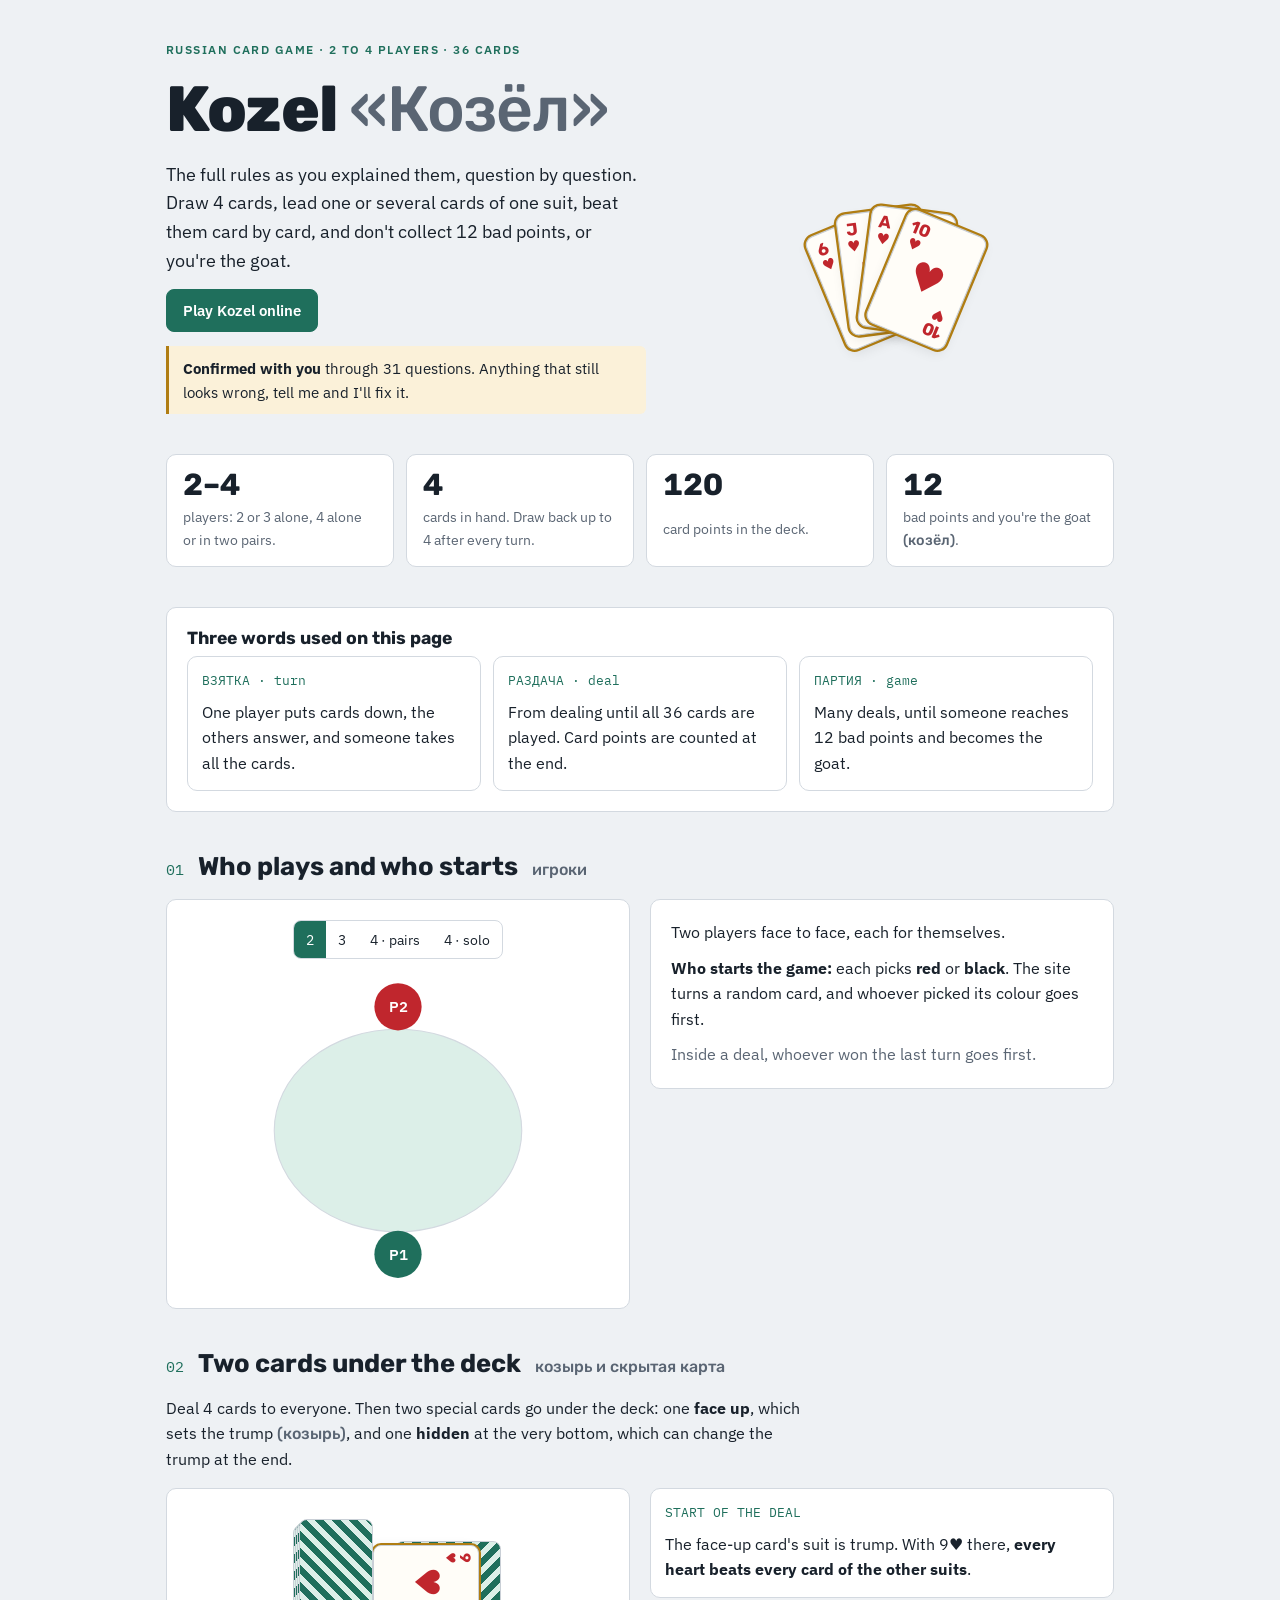
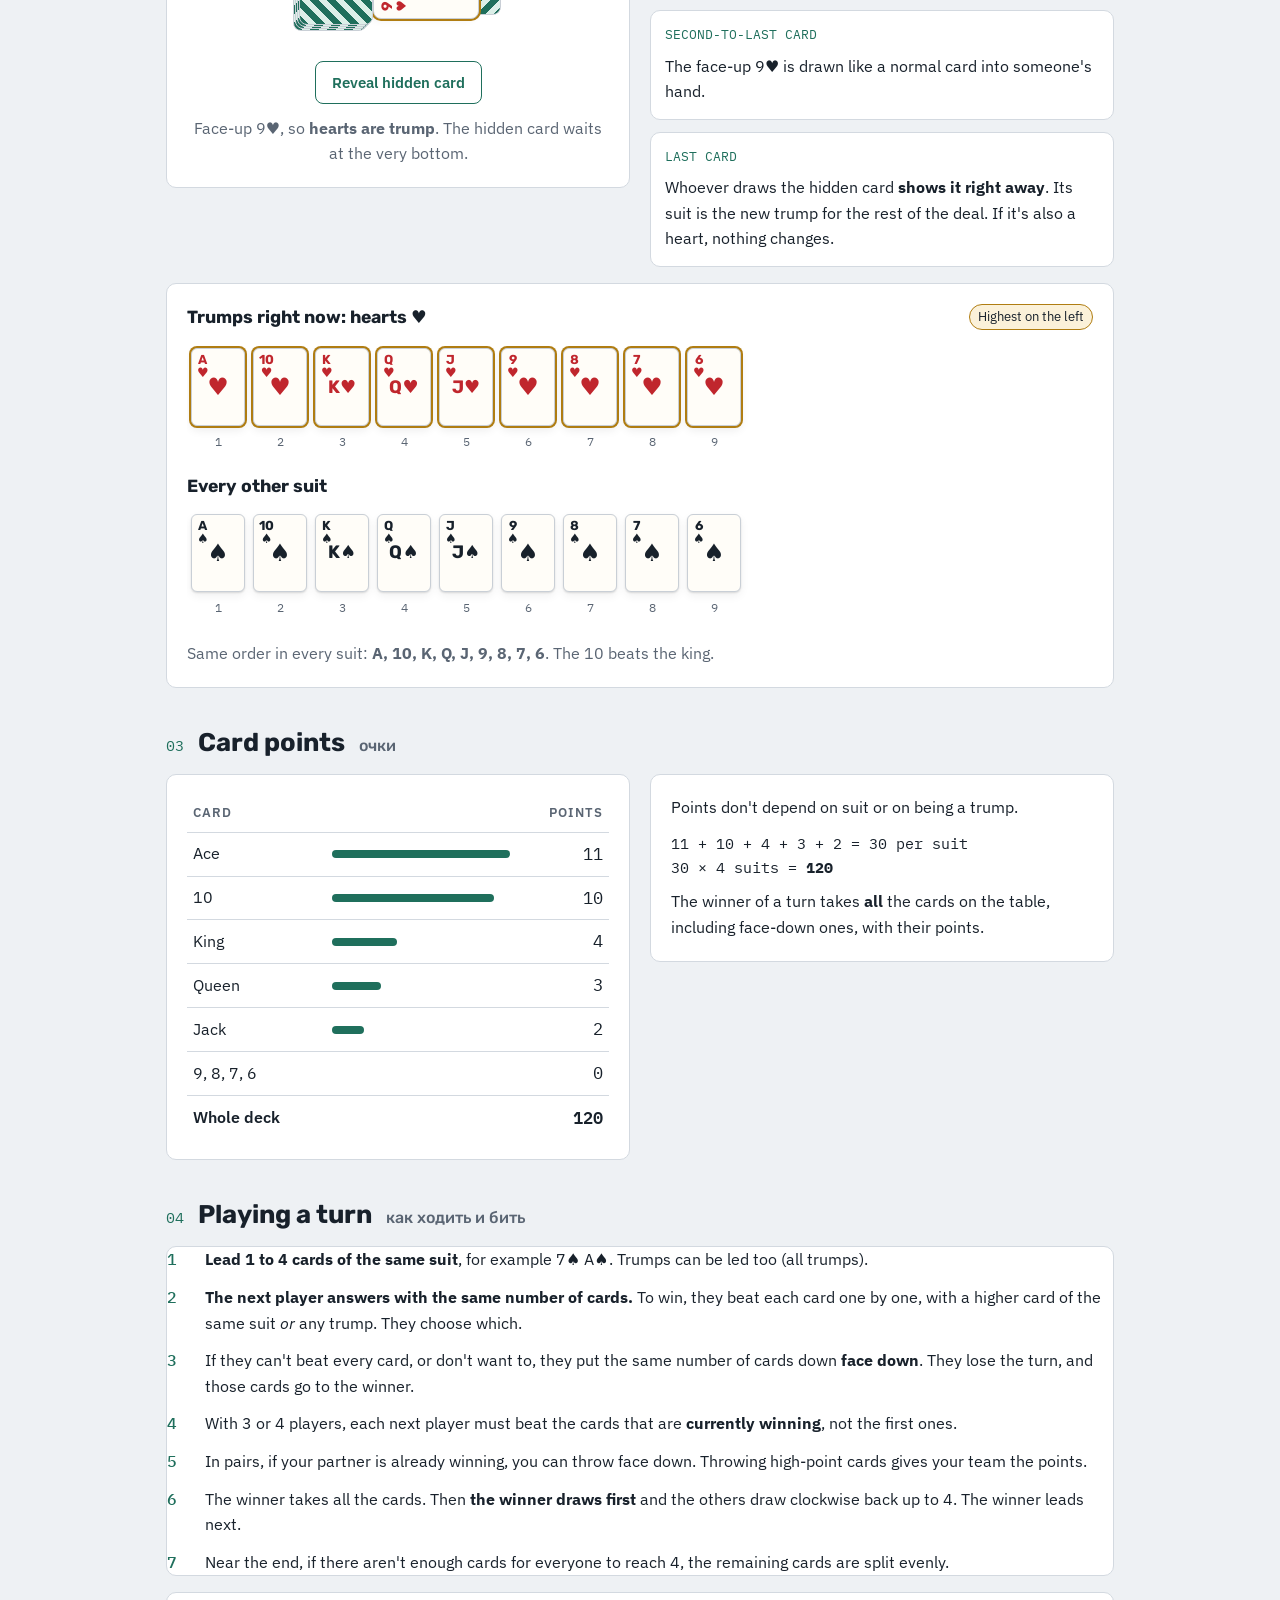
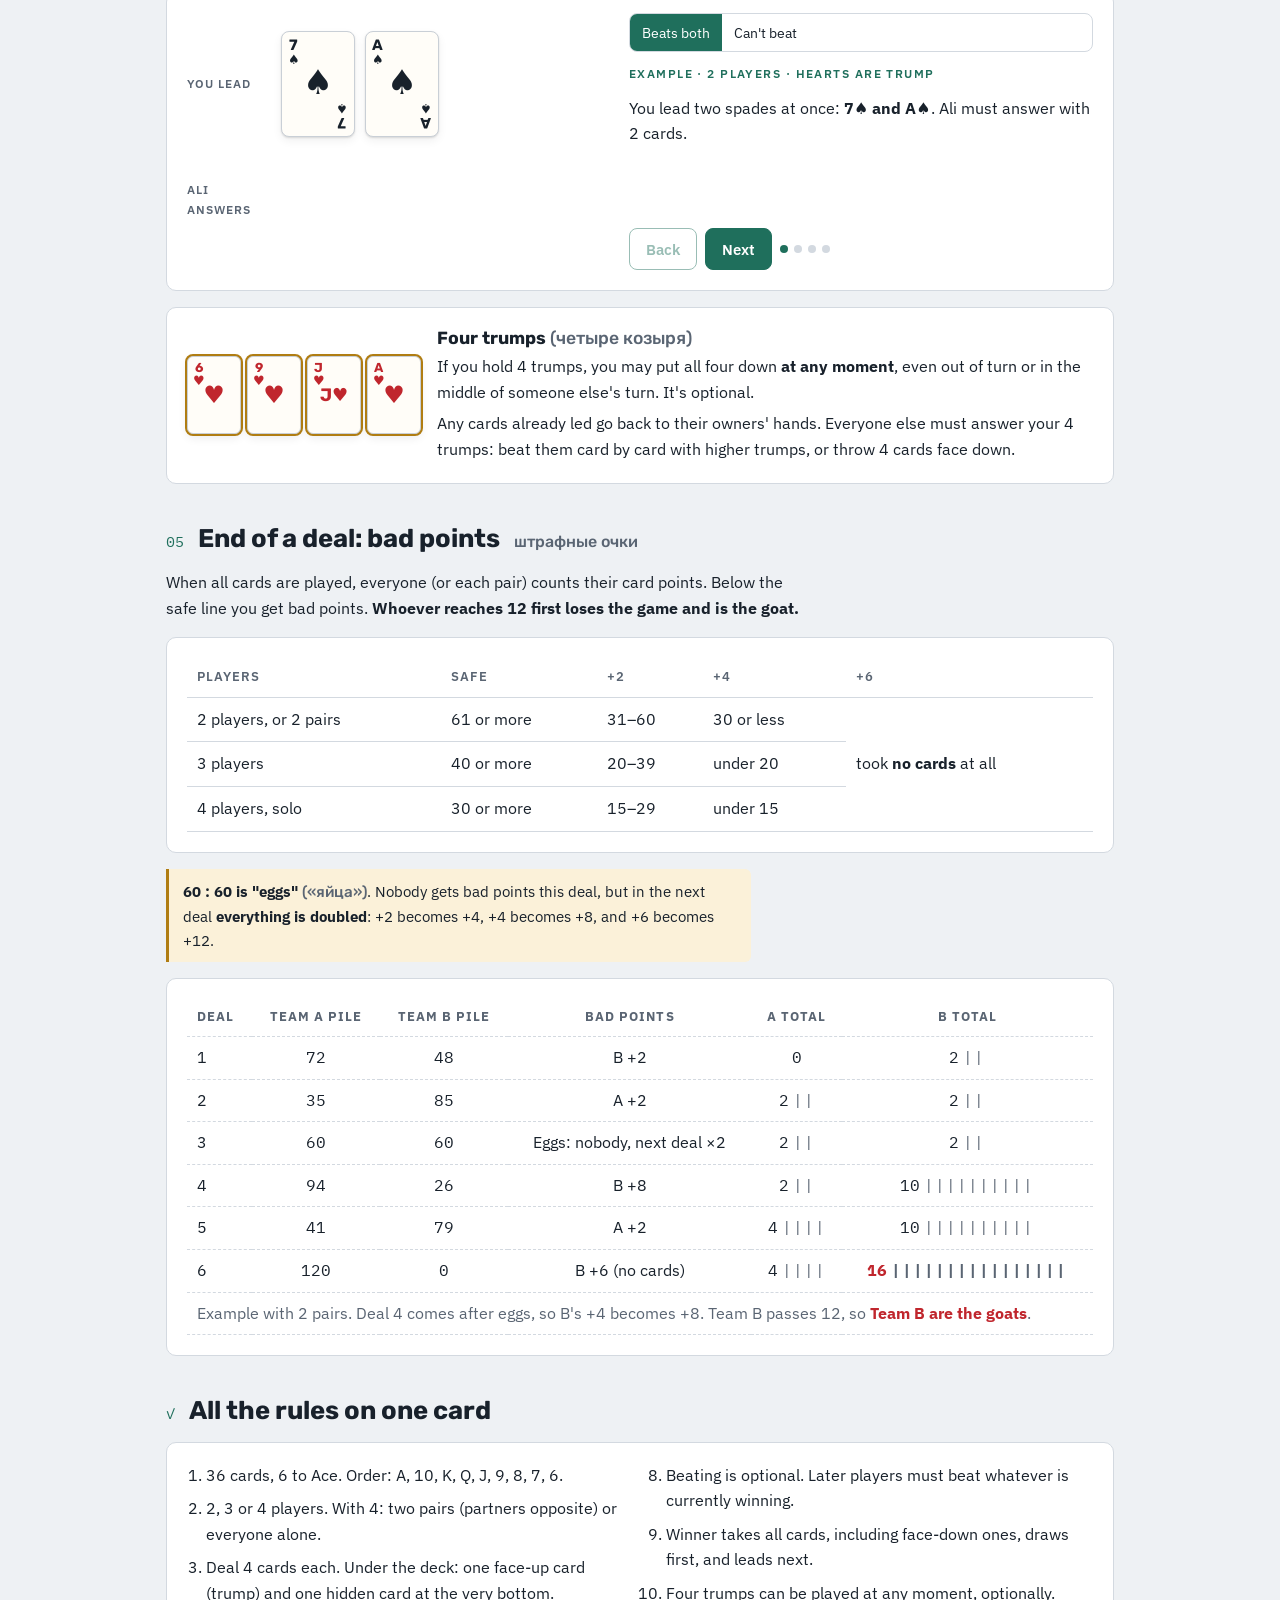
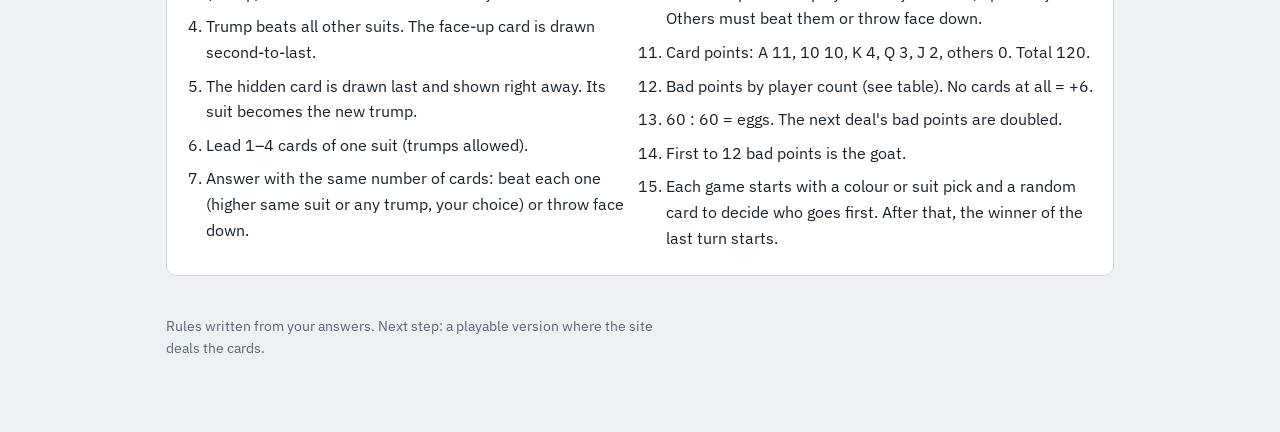
<file: kozel/index.html>
<!doctype html><html lang="en"><head><meta charset="utf-8"><meta name="viewport" content="width=device-width, initial-scale=1, viewport-fit=cover">
<title>Kozel Rulebook</title>
<meta name="claude:viewport-fit-sides" content="cover">
<link rel="preconnect" href="https://fonts.googleapis.com">
<link rel="preconnect" href="https://fonts.gstatic.com" crossorigin>
<link rel="stylesheet" href="https://fonts.googleapis.com/css2?family=Rubik:wght@500;700;800&family=IBM+Plex+Sans:wght@400;500;600&family=IBM+Plex+Mono:wght@500&display=swap">
<style>
/* Layout: one reading column of numbered "lessons", each with a visual (cards, table, ladder) beside or under the text; a confirm sheet at the end. */
:root {
  --bg: #eef1f4;
  --surface: #ffffff;
  --ink: #18212b;
  --muted: #5a6573;
  --line: #d3d9e0;
  --accent: #1f6f5c;      /* card-room green, used sparingly */
  --accent-soft: #dcefe8;
  --red: #c0262d;
  --card: #fffdf8;
  --card-edge: #c9cfd6;
  --gold: #b07d12;
  --gold-soft: #fbf1d9;
  --font-display: "Rubik", "Segoe UI", system-ui, sans-serif;
  --font-body: "IBM Plex Sans", "Segoe UI", system-ui, sans-serif;
  --font-mono: "IBM Plex Mono", ui-monospace, Menlo, monospace;
}
@media (prefers-color-scheme: dark) {
  :root:not([data-theme="light"]) {
    --bg: #12171d; --surface: #1a212a; --ink: #e7ecf1; --muted: #9aa6b3; --line: #2c3540;
    --accent: #5cc2a4; --accent-soft: #19362e; --red: #ff6b70; --card: #f4f1ea; --card-edge: #3a4450;
    --gold: #e5b54a; --gold-soft: #3a2f16; color-scheme: dark;
  }
}
:root[data-theme="dark"] {
  --bg: #12171d; --surface: #1a212a; --ink: #e7ecf1; --muted: #9aa6b3; --line: #2c3540;
  --accent: #5cc2a4; --accent-soft: #19362e; --red: #ff6b70; --card: #f4f1ea; --card-edge: #3a4450;
  --gold: #e5b54a; --gold-soft: #3a2f16; color-scheme: dark;
}
* { box-sizing: border-box; }
body {
  background: var(--bg); color: var(--ink);
  font-family: var(--font-body); font-size: 16px; line-height: 1.6;
}
.wrap {
  max-width: 980px; margin: 0 auto;
  padding-left: max(16px, env(safe-area-inset-left, 0px));
  padding-right: max(16px, env(safe-area-inset-right, 0px));
  padding-block: 32px 64px;
  display: grid; gap: 40px;
}
h1, h2, h3 { font-family: var(--font-display); text-wrap: balance; line-height: 1.15; margin: 0; }
h1 { font-size: clamp(2.4rem, 7vw, 4rem); font-weight: 800; letter-spacing: -0.02em; }
h2 { font-size: 1.6rem; font-weight: 700; }
h3 { font-size: 1.1rem; font-weight: 700; }
p { margin: 0; max-width: 65ch; }
.ru { font-family: var(--font-display); font-weight: 500; color: var(--muted); }
.eyebrow { font-size: 0.75rem; text-transform: uppercase; letter-spacing: 0.12em; font-weight: 600; color: var(--accent); }
.muted { color: var(--muted); }
.mono { font-family: var(--font-mono); font-variant-numeric: tabular-nums; }

/* hero */
.hero { display: grid; grid-template-columns: 1.1fr 1fr; gap: 32px; align-items: center; }
.hero-text { display: grid; gap: 14px; min-width: 0; }
.hero .lede { font-size: 1.12rem; }
.note {
  border-left: 3px solid var(--gold); background: var(--gold-soft);
  padding: 10px 14px; border-radius: 0 6px 6px 0; font-size: 0.95rem; max-width: 65ch;
}
.fan { position: relative; height: 230px; }
.fan .card { position: absolute; left: 50%; bottom: 10px; transform-origin: 50% 120%; transition: transform .5s cubic-bezier(.2,.8,.2,1); }

/* cards */
.card {
  width: 74px; height: 106px; border-radius: 8px;
  background: var(--card); border: 1px solid var(--card-edge);
  box-shadow: 0 1px 2px rgba(0,0,0,.12), 0 4px 10px rgba(0,0,0,.06);
  color: #18212b; position: relative; flex: none;
  font-family: var(--font-display); font-weight: 700;
}
.card.red { color: #c0262d; }
.card .c-tl, .card .c-br { position: absolute; line-height: 1; font-size: 15px; text-align: center; }
.card .c-tl { top: 6px; left: 6px; }
.card .c-br { bottom: 6px; right: 6px; transform: rotate(180deg); }
.card .c-tl small, .card .c-br small { display: block; font-size: 13px; }
.card .c-mid { position: absolute; inset: 0; display: grid; place-items: center; font-size: 34px; }
.card.face .c-mid { font-size: 26px; }
.card.trump { box-shadow: 0 0 0 2px var(--gold), 0 4px 10px rgba(0,0,0,.08); }
.card.sm { width: 54px; height: 78px; border-radius: 6px; }
.card.sm .c-tl { font-size: 13px; top: 4px; left: 5px; }
.card.sm .c-br { display: none; }
.card.sm .c-mid { font-size: 24px; }
.card.sm.face .c-mid { font-size: 18px; }
.card.win { outline: 3px solid var(--accent); outline-offset: 2px; }

/* sections */
section.lesson { display: grid; gap: 16px; }
.lesson-head { display: flex; gap: 14px; align-items: baseline; flex-wrap: wrap; }
.num { font-family: var(--font-mono); color: var(--accent); font-size: 0.95rem; }
.panel { background: var(--surface); border: 1px solid var(--line); border-radius: 10px; padding: 20px; min-width: 0; }
.two { display: grid; grid-template-columns: 1fr 1fr; gap: 20px; align-items: start; }
.two > * { min-width: 0; }

.facts { display: grid; grid-template-columns: repeat(4, 1fr); gap: 12px; }
.fact { background: var(--surface); border: 1px solid var(--line); border-radius: 10px; padding: 14px 16px; display: grid; gap: 2px; }
.fact b { font-family: var(--font-display); font-size: 1.9rem; line-height: 1.1; font-variant-numeric: tabular-nums; }
.fact span { font-size: 0.9rem; color: var(--muted); }

/* seating */
.table-svg { width: 100%; max-width: 360px; height: auto; display: block; margin: 0 auto; }

/* ladder */
.ladder { display: flex; gap: 8px; overflow-x: auto; padding: 6px 4px 12px; }
.rung { display: grid; justify-items: center; gap: 6px; flex: none; }
.rung .rank { font-family: var(--font-mono); font-size: 12px; color: var(--muted); }
.ladder-legend { display: flex; justify-content: space-between; font-size: 0.85rem; color: var(--muted); }
.group-tag { display: inline-block; font-size: 0.8rem; padding: 2px 8px; border-radius: 999px; background: var(--gold-soft); color: var(--ink); border: 1px solid var(--gold); }

.toggle { display: inline-flex; border: 1px solid var(--line); border-radius: 8px; overflow: hidden; background: var(--surface); flex-wrap: wrap; }
.toggle button {
  font: inherit; font-size: 0.9rem; padding: 7px 12px; border: 0; background: transparent; color: var(--ink); cursor: pointer;
}
.toggle button[aria-pressed="true"] { background: var(--accent); color: var(--surface); }
.toggle button:focus-visible, .btn:focus-visible { outline: 2px solid var(--accent); outline-offset: 2px; }

/* points */
.points { width: 100%; border-collapse: collapse; font-variant-numeric: tabular-nums; }
.points td, .points th { padding: 8px 6px; border-bottom: 1px solid var(--line); text-align: left; }
.points th { font-size: 0.8rem; text-transform: uppercase; letter-spacing: .08em; color: var(--muted); font-weight: 600; }
.points td.v { font-family: var(--font-mono); text-align: right; font-size: 1.05rem; }
.points tr.total td { border-bottom: 0; font-weight: 600; }
.points .bar { height: 8px; background: var(--accent); border-radius: 4px; }

/* trick demo */
.trick { display: grid; grid-template-columns: 1fr 1.1fr; gap: 20px; align-items: center; }
.felt {
  position: relative; aspect-ratio: 1 / 1; max-width: 340px; width: 100%; margin: 0 auto;
  border-radius: 50%; background: var(--accent-soft); border: 1px solid var(--line);
}
.seat { position: absolute; font-size: 0.78rem; font-weight: 600; text-transform: uppercase; letter-spacing: .08em; }
.seat.us { color: var(--accent); }
.seat.them { color: var(--red); }
.seat.s { bottom: 4px; left: 50%; transform: translateX(-50%); }
.seat.n { top: 4px; left: 50%; transform: translateX(-50%); }
.seat.w { left: 6px; top: 50%; transform: translateY(-50%); }
.seat.e { right: 6px; top: 50%; transform: translateY(-50%); }
.slot { position: absolute; transition: opacity .35s, transform .35s; }
.slot.s { left: 50%; top: 62%; transform: translateX(-50%); }
.slot.n { left: 50%; top: 13%; transform: translateX(-50%); }
.slot.w { left: 17%; top: 37%; }
.slot.e { right: 17%; top: 37%; }
.slot.off { opacity: 0; transform: translateX(-50%) scale(.9); }
.slot.w.off, .slot.e.off { transform: scale(.9); }
.steps { display: grid; gap: 12px; }
.step-text { min-height: 7.5em; }
.controls { display: flex; gap: 8px; flex-wrap: wrap; align-items: center; }
.btn {
  font: inherit; font-weight: 600; font-size: 0.95rem; padding: 8px 16px; border-radius: 8px; cursor: pointer;
  border: 1px solid var(--accent); background: var(--accent); color: var(--surface);
}
.btn.ghost { background: transparent; color: var(--accent); }
.btn:disabled { opacity: .45; cursor: default; }
.dots { display: flex; gap: 6px; }
.dots i { width: 8px; height: 8px; border-radius: 50%; background: var(--line); }
.dots i.on { background: var(--accent); }

/* rules list */
.rules { display: grid; gap: 12px; padding: 0; margin: 0; list-style: none; counter-reset: r; }
.rules li { display: grid; grid-template-columns: 28px 1fr; gap: 10px; }
.rules li::before { counter-increment: r; content: counter(r); font-family: var(--font-mono); color: var(--accent); font-weight: 500; }
.gotcha { display: flex; gap: 16px; align-items: center; flex-wrap: wrap; }
.gotcha .hand { display: flex; gap: 6px; }

/* scoring */
.tiers { display: grid; grid-template-columns: repeat(3, 1fr); gap: 12px; }
.tier { border: 1px solid var(--line); border-radius: 10px; padding: 14px; background: var(--surface); display: grid; gap: 6px; align-content: start; }
.tier .pts { font-family: var(--font-display); font-size: 1.6rem; font-weight: 800; color: var(--red); }
.pad { width: 100%; border-collapse: collapse; font-variant-numeric: tabular-nums; min-width: 460px; }
.pad th, .pad td { padding: 8px 10px; border-bottom: 1px dashed var(--line); text-align: center; }
.pad th { font-size: 0.8rem; text-transform: uppercase; letter-spacing: .08em; color: var(--muted); }
.pad td:first-child, .pad th:first-child { text-align: left; }
.pad .goat { color: var(--red); font-weight: 700; }
.scroll { overflow-x: auto; }
.tally { font-family: var(--font-mono); letter-spacing: 1px; }

/* confirm sheet */
.qs { display: grid; gap: 14px; }
.q { display: grid; gap: 8px; padding: 14px 0; border-bottom: 1px solid var(--line); }
.q:last-child { border-bottom: 0; }
.q label { display: flex; gap: 8px; align-items: flex-start; cursor: pointer; }
.q input { margin-top: 5px; accent-color: var(--accent); }
.q .mine { font-size: 0.75rem; color: var(--accent); font-weight: 600; text-transform: uppercase; letter-spacing: .08em; margin-left: 4px; }
textarea {
  width: 100%; min-height: 9em; font-family: var(--font-mono); font-size: 0.85rem; padding: 12px;
  border: 1px solid var(--line); border-radius: 8px; background: var(--bg); color: var(--ink); resize: vertical;
}
.copied { color: var(--accent); font-weight: 600; font-size: 0.9rem; }

footer { font-size: 0.85rem; color: var(--muted); display: grid; gap: 4px; }
footer a { color: var(--accent); }

@media (max-width: 760px) {
  .hero, .two, .trick { grid-template-columns: 1fr; }
  .facts { grid-template-columns: repeat(2, 1fr); }
  .tiers { grid-template-columns: 1fr; }
  .fan { height: 200px; }
}
@media (prefers-reduced-motion: reduce) {
  * { transition: none !important; }
}
/* v3 additions */
.stock { position: relative; width: 210px; height: 140px; margin: 0 auto; }
.stock .back, .card.back {
  border-radius: 8px; border: 1px solid var(--card-edge);
  background: repeating-linear-gradient(45deg, var(--accent) 0 6px, var(--accent-soft) 6px 12px);
}
.stock .back { position: absolute; width: 74px; height: 106px; }
.stock .up { position: absolute; left: 96px; top: 20px; transform: rotate(90deg); }
.stock .hid { position: absolute; left: 118px; top: 16px; transform: rotate(90deg); width: 74px; height: 106px; }
.stock .lbl { position: absolute; font-size: 0.72rem; font-weight: 600; text-transform: uppercase; letter-spacing: .08em; color: var(--muted); }
.card.back.sm { width: 54px; height: 78px; border-radius: 6px; }
.flag { display: inline-block; font-size: 0.72rem; font-weight: 600; text-transform: uppercase; letter-spacing: .08em; padding: 2px 8px; border-radius: 999px; background: var(--accent-soft); border: 1px solid var(--accent); color: var(--ink); }
.timeline { display: grid; grid-template-columns: repeat(3, 1fr); gap: 12px; }
.tl { border: 1px solid var(--line); border-radius: 10px; padding: 14px; background: var(--surface); display: grid; gap: 8px; align-content: start; }
.tl .when { font-family: var(--font-mono); font-size: 0.8rem; color: var(--accent); }
.duel { display: grid; gap: 10px; }
.duel .row { display: flex; gap: 10px; align-items: center; flex-wrap: wrap; min-height: 90px; }
.duel .who { width: 84px; font-size: 0.78rem; font-weight: 600; text-transform: uppercase; letter-spacing: .08em; color: var(--muted); flex: none; }
.duel .pair { display: grid; gap: 4px; justify-items: center; }
.duel .slotc { transition: opacity .3s, transform .3s; }
.duel .slotc.off { opacity: 0; transform: translateY(6px); }
.thr { width: 100%; border-collapse: collapse; font-variant-numeric: tabular-nums; min-width: 460px; }
.thr th, .thr td { padding: 9px 10px; border-bottom: 1px solid var(--line); text-align: left; }
.thr th { font-size: 0.8rem; text-transform: uppercase; letter-spacing: .08em; color: var(--muted); font-weight: 600; }
.thr td.p { font-family: var(--font-display); font-weight: 800; color: var(--red); }
.final { columns: 2 320px; column-gap: 32px; padding-left: 1.2em; margin: 0; }
.final li { break-inside: avoid; margin-bottom: 8px; }
@media (max-width: 760px) { .timeline { grid-template-columns: 1fr; } }
</style>
</head><body>

<main class="wrap">

  <header class="hero">
    <div class="hero-text">
      <span class="eyebrow">Russian card game · 2 to 4 players · 36 cards</span>
      <h1>Kozel <span class="ru">«Козёл»</span></h1>
      <p class="lede">The full rules as you explained them, question by question. Draw 4 cards, lead one or several cards of one suit, beat them card by card, and don't collect 12 bad points, or you're the goat.</p>
      <p><a class="btn" href="play.html" style="display:inline-block;text-decoration:none">Play Kozel online</a></p>
      <p class="note"><strong>Confirmed with you</strong> through 31 questions. Anything that still looks wrong, tell me and I'll fix it.</p>
    </div>
    <div class="fan" id="fan" aria-label="Four hearts fanned out: four trumps"></div>
  </header>

  <div class="facts">
    <div class="fact"><b>2–4</b><span>players: 2 or 3 alone, 4 alone or in two pairs.</span></div>
    <div class="fact"><b>4</b><span>cards in hand. Draw back up to 4 after every turn.</span></div>
    <div class="fact"><b>120</b><span>card points in the deck.</span></div>
    <div class="fact"><b>12</b><span>bad points and you're the goat <span class="ru">(козёл)</span>.</span></div>
  </div>

  <section class="panel" style="display:grid;gap:8px">
    <h3>Three words used on this page</h3>
    <div class="timeline">
      <div class="tl"><span class="when">ВЗЯТКА · turn</span><p>One player puts cards down, the others answer, and someone takes all the cards.</p></div>
      <div class="tl"><span class="when">РАЗДАЧА · deal</span><p>From dealing until all 36 cards are played. Card points are counted at the end.</p></div>
      <div class="tl"><span class="when">ПАРТИЯ · game</span><p>Many deals, until someone reaches 12 bad points and becomes the goat.</p></div>
    </div>
  </section>

  <!-- 1 -->
  <section class="lesson">
    <div class="lesson-head"><span class="num">01</span><h2>Who plays and who starts</h2><span class="ru">игроки</span></div>
    <div class="two">
      <div class="panel" style="display:grid;gap:14px;justify-items:center">
        <div class="toggle" role="group" aria-label="Number of players">
          <button type="button" data-players="2" aria-pressed="true">2</button>
          <button type="button" data-players="3" aria-pressed="false">3</button>
          <button type="button" data-players="4t" aria-pressed="false">4 · pairs</button>
          <button type="button" data-players="4s" aria-pressed="false">4 · solo</button>
        </div>
        <svg class="table-svg" id="seats" viewBox="0 0 320 280" role="img" aria-label="Seating around the table"></svg>
      </div>
      <div class="panel" style="display:grid;gap:10px" id="seat-text"></div>
    </div>
  </section>

  <!-- 2 -->
  <section class="lesson">
    <div class="lesson-head"><span class="num">02</span><h2>Two cards under the deck</h2><span class="ru">козырь и скрытая карта</span></div>
    <p>Deal 4 cards to everyone. Then two special cards go under the deck: one <strong>face up</strong>, which sets the trump <span class="ru">(козырь)</span>, and one <strong>hidden</strong> at the very bottom, which can change the trump at the end.</p>
    <div class="two">
      <div class="panel" style="display:grid;gap:12px;justify-items:center">
        <div class="stock" id="stock" aria-label="Deck with a face-up trump card and a hidden card underneath"></div>
        <div class="controls">
          <button type="button" class="btn ghost" id="reveal">Reveal hidden card</button>
        </div>
        <p class="muted" id="trump-now" style="text-align:center"></p>
      </div>
      <div class="timeline" style="grid-template-columns:1fr">
        <div class="tl"><span class="when">START OF THE DEAL</span><p>The face-up card's suit is trump. With 9♥ there, <strong>every heart beats every card of the other suits</strong>.</p></div>
        <div class="tl"><span class="when">SECOND-TO-LAST CARD</span><p>The face-up 9♥ is drawn like a normal card into someone's hand.</p></div>
        <div class="tl"><span class="when">LAST CARD</span><p>Whoever draws the hidden card <strong>shows it right away</strong>. Its suit is the new trump for the rest of the deal. If it's also a heart, nothing changes.</p></div>
      </div>
    </div>
    <div class="panel" style="display:grid;gap:12px">
      <div class="controls" style="justify-content:space-between">
        <h3 id="trump-title">Trumps</h3>
        <span class="group-tag">Highest on the left</span>
      </div>
      <div class="ladder" id="ladder"></div>
      <h3>Every other suit</h3>
      <div class="ladder" id="plain"></div>
      <p class="muted">Same order in every suit: <strong>A, 10, K, Q, J, 9, 8, 7, 6</strong>. The 10 beats the king.</p>
    </div>
  </section>

  <!-- 3 -->
  <section class="lesson">
    <div class="lesson-head"><span class="num">03</span><h2>Card points</h2><span class="ru">очки</span></div>
    <div class="two">
      <div class="panel">
        <table class="points">
          <thead><tr><th>Card</th><th></th><th style="text-align:right">Points</th></tr></thead>
          <tbody id="points"></tbody>
        </table>
      </div>
      <div class="panel" style="display:grid;gap:10px">
        <p>Points don't depend on suit or on being a trump.</p>
        <p class="mono" style="font-size:.95rem">11 + 10 + 4 + 3 + 2 = 30 per suit<br>30 × 4 suits = <strong>120</strong></p>
        <p>The winner of a turn takes <strong>all</strong> the cards on the table, including face-down ones, with their points.</p>
      </div>
    </div>
  </section>

  <!-- 4 -->
  <section class="lesson">
    <div class="lesson-head"><span class="num">04</span><h2>Playing a turn</h2><span class="ru">как ходить и бить</span></div>
    <ol class="rules panel">
      <li><span><strong>Lead 1 to 4 cards of the same suit</strong>, for example 7♠ A♠. Trumps can be led too (all trumps).</span></li>
      <li><span><strong>The next player answers with the same number of cards.</strong> To win, they beat each card one by one, with a higher card of the same suit <em>or</em> any trump. They choose which.</span></li>
      <li><span>If they can't beat every card, or don't want to, they put the same number of cards down <strong>face down</strong>. They lose the turn, and those cards go to the winner.</span></li>
      <li><span>With 3 or 4 players, each next player must beat the cards that are <strong>currently winning</strong>, not the first ones.</span></li>
      <li><span>In pairs, if your partner is already winning, you can throw face down. Throwing high-point cards gives your team the points.</span></li>
      <li><span>The winner takes all the cards. Then <strong>the winner draws first</strong> and the others draw clockwise back up to 4. The winner leads next.</span></li>
      <li><span>Near the end, if there aren't enough cards for everyone to reach 4, the remaining cards are split evenly.</span></li>
    </ol>

    <div class="panel trick">
      <div class="duel" id="duel">
        <div class="row"><span class="who">You lead</span><div class="row" id="row-lead" style="min-height:0"></div></div>
        <div class="row"><span class="who">Ali answers</span><div class="row" id="row-ans" style="min-height:0"></div></div>
      </div>
      <div class="steps">
        <div class="toggle" role="group" aria-label="Choose example">
          <button type="button" data-ex="0" aria-pressed="true">Beats both</button>
          <button type="button" data-ex="1" aria-pressed="false">Can't beat</button>
        </div>
        <span class="eyebrow">Example · 2 players · hearts are trump</span>
        <p class="step-text" id="step-text"></p>
        <div class="controls">
          <button type="button" class="btn ghost" id="prev">Back</button>
          <button type="button" class="btn" id="next">Next</button>
          <div class="dots" id="dots" aria-hidden="true"></div>
        </div>
      </div>
    </div>

    <div class="panel gotcha">
      <div class="hand" id="four"></div>
      <div style="flex:1;min-width:240px;display:grid;gap:6px">
        <h3>Four trumps <span class="ru">(четыре козыря)</span></h3>
        <p>If you hold 4 trumps, you may put all four down <strong>at any moment</strong>, even out of turn or in the middle of someone else's turn. It's optional.</p>
        <p>Any cards already led go back to their owners' hands. Everyone else must answer your 4 trumps: beat them card by card with higher trumps, or throw 4 cards face down.</p>
      </div>
    </div>
  </section>

  <!-- 5 -->
  <section class="lesson">
    <div class="lesson-head"><span class="num">05</span><h2>End of a deal: bad points</h2><span class="ru">штрафные очки</span></div>
    <p>When all cards are played, everyone (or each pair) counts their card points. Below the safe line you get bad points. <strong>Whoever reaches 12 first loses the game and is the goat.</strong></p>
    <div class="panel scroll">
      <table class="thr">
        <thead><tr><th>Players</th><th>Safe</th><th>+2</th><th>+4</th><th>+6</th></tr></thead>
        <tbody>
          <tr><td>2 players, or 2 pairs</td><td>61 or more</td><td>31–60</td><td>30 or less</td><td rowspan="3" style="vertical-align:middle">took <strong>no cards</strong> at all</td></tr>
          <tr><td>3 players</td><td>40 or more</td><td>20–39</td><td>under 20</td></tr>
          <tr><td>4 players, solo</td><td>30 or more</td><td>15–29</td><td>under 15</td></tr>
        </tbody>
      </table>
    </div>
    <p class="note"><strong>60 : 60 is "eggs"</strong> <span class="ru">(«яйца»)</span>. Nobody gets bad points this deal, but in the next deal <strong>everything is doubled</strong>: +2 becomes +4, +4 becomes +8, and +6 becomes +12.</p>
    <div class="panel scroll">
      <table class="pad">
        <thead><tr><th>Deal</th><th>Team A pile</th><th>Team B pile</th><th>Bad points</th><th>A total</th><th>B total</th></tr></thead>
        <tbody id="pad"></tbody>
      </table>
    </div>
  </section>

  <!-- summary -->
  <section class="lesson" id="confirm">
    <div class="lesson-head"><span class="num">✓</span><h2>All the rules on one card</h2></div>
    <div class="panel">
      <ol class="final">
        <li>36 cards, 6 to Ace. Order: A, 10, K, Q, J, 9, 8, 7, 6.</li>
        <li>2, 3 or 4 players. With 4: two pairs (partners opposite) or everyone alone.</li>
        <li>Deal 4 cards each. Under the deck: one face-up card (trump) and one hidden card at the very bottom.</li>
        <li>Trump beats all other suits. The face-up card is drawn second-to-last.</li>
        <li>The hidden card is drawn last and shown right away. Its suit becomes the new trump.</li>
        <li>Lead 1–4 cards of one suit (trumps allowed).</li>
        <li>Answer with the same number of cards: beat each one (higher same suit or any trump, your choice) or throw face down.</li>
        <li>Beating is optional. Later players must beat whatever is currently winning.</li>
        <li>Winner takes all cards, including face-down ones, draws first, and leads next.</li>
        <li>Four trumps can be played at any moment, optionally. Others must beat them or throw face down.</li>
        <li>Card points: A 11, 10 10, K 4, Q 3, J 2, others 0. Total 120.</li>
        <li>Bad points by player count (see table). No cards at all = +6.</li>
        <li>60 : 60 = eggs. The next deal's bad points are doubled.</li>
        <li>First to 12 bad points is the goat.</li>
        <li>Each game starts with a colour or suit pick and a random card to decide who goes first. After that, the winner of the last turn starts.</li>
      </ol>
    </div>
  </section>

  <footer>
    <p>Rules written from your answers. Next step: a playable version where the site deals the cards.</p>
  </footer>
</main>

<script>
(function () {
  const RED = s => s === "♥" || s === "♦";
  const FACE = r => r === "J" || r === "Q" || r === "K";
  const ORDER = ["A","10","K","Q","J","9","8","7","6"];
  const NAMES = { "♠": "spades", "♥": "hearts", "♦": "diamonds", "♣": "clubs" };
  function cardHTML(c, sm, isTrump) {
    if (c === "back") return `<div class="card back ${sm ? "sm" : ""}" aria-label="face-down card"></div>`;
    const s = c.slice(-1), r = c.slice(0, -1);
    const cls = ["card", sm ? "sm" : "", RED(s) ? "red" : "", FACE(r) ? "face" : "", isTrump ? "trump" : ""].join(" ");
    const mid = FACE(r) ? r + s : s;
    return `<div class="${cls}" aria-label="${c}${isTrump ? " (trump)" : ""}"><span class="c-tl">${r}<small>${s}</small></span><span class="c-mid">${mid}</span><span class="c-br">${r}<small>${s}</small></span></div>`;
  }

  const fan = document.getElementById("fan");
  fan.innerHTML = ["6♥", "J♥", "A♥", "10♥"].map(c => cardHTML(c, false, true)).join("");
  [...fan.children].forEach((el, i) => {
    const k = i - 1.5;
    el.style.transform = `translateX(-50%) rotate(${k * 15}deg) translateY(${Math.abs(k) * 4}px) scale(1.15)`;
  });
  document.getElementById("four").innerHTML = ["6♥", "9♥", "J♥", "A♥"].map(c => cardHTML(c, true, true)).join("");

  // seating
  const colors = { a: "var(--accent)", b: "var(--red)", c: "var(--gold)", d: "var(--muted)" };
  const seatInfo = {
    "2": { seats: [[160, 250, "P1", "a"], [160, 30, "P2", "b"]],
      text: ["Two players face to face, each for themselves.", "<strong>Who starts the game:</strong> each picks <strong>red</strong> or <strong>black</strong>. The site turns a random card, and whoever picked its colour goes first."] },
    "3": { seats: [[160, 250, "P1", "a"], [40, 70, "P2", "b"], [280, 70, "P3", "c"]],
      text: ["Three players, each for themselves. Play goes clockwise.", "<strong>Who starts the game:</strong> each picks a <strong>suit</strong>. The last to pick gets the two remaining suits. A random card decides."] },
    "4t": { seats: [[160, 250, "S", "a"], [28, 140, "W", "b"], [160, 30, "N", "a"], [292, 140, "E", "b"]], teams: true,
      text: ["Two pairs. Partners sit opposite and share one pile.", "<strong>Who starts the game:</strong> each team picks a <strong>colour</strong>, red or black. A random card decides."] },
    "4s": { seats: [[160, 250, "P1", "a"], [28, 140, "P2", "b"], [160, 30, "P3", "c"], [292, 140, "P4", "d"]],
      text: ["Four players, each for themselves.", "<strong>Who starts the game:</strong> each picks a <strong>suit</strong>. A random card decides."] }
  };
  function drawSeats(n) {
    const info = seatInfo[n];
    let svg = `<ellipse cx="160" cy="140" rx="110" ry="90" fill="var(--accent-soft)" stroke="var(--line)"/>`;
    if (info.teams) svg += `<line x1="160" y1="70" x2="160" y2="210" stroke="var(--accent)" stroke-width="2" stroke-dasharray="5 5"/><line x1="70" y1="140" x2="250" y2="140" stroke="var(--red)" stroke-width="2" stroke-dasharray="5 5"/>
      <text x="200" y="100" fill="var(--accent)" font-size="13" font-weight="600" font-family="IBM Plex Sans, sans-serif">Team A</text><text x="200" y="168" fill="var(--red)" font-size="13" font-weight="600" font-family="IBM Plex Sans, sans-serif">Team B</text>`;
    svg += info.seats.map(([x, y, l, c]) => `<circle cx="${x}" cy="${y}" r="21" fill="${colors[c]}"/><text x="${x}" y="${y + 5}" fill="var(--surface)" font-size="13" font-weight="600" text-anchor="middle" font-family="IBM Plex Sans, sans-serif">${l}</text>`).join("");
    document.getElementById("seats").innerHTML = svg;
    document.getElementById("seat-text").innerHTML = info.text.map(t => `<p>${t}</p>`).join("") +
      `<p class="muted">Inside a deal, whoever won the last turn goes first.</p>`;
    document.querySelectorAll("[data-players]").forEach(b => b.setAttribute("aria-pressed", b.dataset.players === n));
  }
  document.querySelectorAll("[data-players]").forEach(b => b.onclick = () => drawSeats(b.dataset.players));
  drawSeats("2");

  // trump + hidden card
  let revealed = false;
  function drawTrump() {
    const s = revealed ? "♣" : "♥";
    const backs = [0, 1, 2, 3].map(i => `<div class="back" style="left:${i * 2}px;top:${16 - i * 2}px"></div>`).join("");
    const hid = revealed ? `<div class="hid" style="background:none;border:0">${cardHTML("7♣", false, true)}</div>` : `<div class="hid back"></div>`;
    document.getElementById("stock").innerHTML = hid + `<div class="up">${cardHTML("9♥", false, !revealed)}</div>` + backs;
    document.getElementById("trump-now").innerHTML = revealed
      ? "The last card was 7♣. <strong>Clubs are now trump</strong> until the deal ends."
      : "Face-up 9♥, so <strong>hearts are trump</strong>. The hidden card waits at the very bottom.";
    document.getElementById("reveal").textContent = revealed ? "Reset" : "Reveal hidden card";
    document.getElementById("ladder").innerHTML = ORDER.map((r, i) => `<div class="rung">${cardHTML(r + s, true, true)}<span class="rank">${i + 1}</span></div>`).join("");
    document.getElementById("plain").innerHTML = ORDER.map((r, i) => `<div class="rung">${cardHTML(r + "♠", true, false)}<span class="rank">${i + 1}</span></div>`).join("");
    document.getElementById("trump-title").textContent = `Trumps right now: ${NAMES[s]} ${s}`;
  }
  document.getElementById("reveal").onclick = () => { revealed = !revealed; drawTrump(); };
  drawTrump();

  // points
  const pts = [["Ace", 11], ["10", 10], ["King", 4], ["Queen", 3], ["Jack", 2], ["9, 8, 7, 6", 0]];
  document.getElementById("points").innerHTML = pts.map(([n, v]) =>
    `<tr><td>${n}</td><td style="width:45%"><div class="bar" style="width:${v / 11 * 100}%"></div></td><td class="v">${v}</td></tr>`
  ).join("") + `<tr class="total"><td>Whole deck</td><td></td><td class="v">120</td></tr>`;

  // turn examples
  const examples = [
    { lead: ["7♠", "A♠"], ans: ["9♠", "6♥"], winAns: true, steps: [
      "You lead two spades at once: <strong>7♠ and A♠</strong>. Ali must answer with 2 cards.",
      "Ali beats <strong>7♠ with 9♠</strong>, a higher card of the same suit.",
      "Ali beats <strong>A♠ with 6♥</strong>. Hearts are trump, so even the 6 beats the ace.",
      "Ali beat both cards and takes all 4: 0 + 11 + 0 + 0 = <span class='mono'>11</span> points. Ali draws first, then you, and Ali leads next." ] },
    { lead: ["K♦", "10♦"], ans: ["back", "back"], winAns: false, steps: [
      "You lead <strong>K♦ and 10♦</strong>. Ali has only one higher diamond (A♦) and no trumps.",
      "Ali can beat only one card, not both, so Ali puts <strong>one card face down</strong>…",
      "…and a <strong>second card face down</strong>. Ali could also do this on purpose to save good cards.",
      "You win the turn and take all 4 cards, including Ali's face-down ones and their points. You draw first and lead again." ] }
  ];
  let ex = 0, step = 0;
  const dots = document.getElementById("dots");
  function renderEx() {
    const e = examples[ex];
    dots.innerHTML = e.steps.map((_, i) => `<i class="${i <= step ? "on" : ""}"></i>`).join("");
    document.getElementById("step-text").innerHTML = e.steps[step];
    const done = step === e.steps.length - 1;
    document.getElementById("row-lead").innerHTML = e.lead.map(c => `<div class="slotc">${cardHTML(c, false, c.endsWith("♥"))}</div>`).join("");
    document.getElementById("row-ans").innerHTML = e.ans.map((c, i) => `<div class="slotc ${i < step ? "" : "off"}">${cardHTML(c, false, c.endsWith("♥"))}</div>`).join("");
    const winRow = done ? (e.winAns ? "row-ans" : "row-lead") : null;
    if (winRow) document.querySelectorAll(`#${winRow} .card`).forEach(c => c.classList.add("win"));
    document.getElementById("prev").disabled = step === 0;
    document.getElementById("next").textContent = done ? "Again" : "Next";
    document.querySelectorAll("[data-ex]").forEach(b => b.setAttribute("aria-pressed", +b.dataset.ex === ex));
  }
  document.getElementById("next").onclick = () => { step = step === examples[ex].steps.length - 1 ? 0 : step + 1; renderEx(); };
  document.getElementById("prev").onclick = () => { if (step > 0) { step--; renderEx(); } };
  document.querySelectorAll("[data-ex]").forEach(b => b.onclick = () => { ex = +b.dataset.ex; step = 0; renderEx(); });
  renderEx();

  // score pad (2 pairs)
  const deals = [[72, 48], [35, 85], [60, 60], [94, 26], [41, 79], [120, 0]];
  let A = 0, B = 0, eggs = false, rows = "";
  const tally = n => "|".repeat(Math.min(n, 20));
  deals.forEach(([a, b], i) => {
    let pen;
    if (a === 60) { pen = "Eggs: nobody, next deal ×2"; eggs = true; }
    else {
      const loser = a < b ? "A" : "B", lp = Math.min(a, b);
      let p = lp === 0 ? 6 : lp <= 30 ? 4 : 2;
      if (eggs) { p *= 2; eggs = false; }
      if (loser === "A") A += p; else B += p;
      pen = `${loser} +${p}${lp === 0 ? " (no cards)" : ""}`;
    }
    rows += `<tr><td>${i + 1}</td><td class="mono">${a}</td><td class="mono">${b}</td><td>${pen}</td>
      <td class="${A >= 12 ? "goat" : ""}"><span class="mono">${A}</span> <span class="tally muted">${tally(A)}</span></td>
      <td class="${B >= 12 ? "goat" : ""}"><span class="mono">${B}</span> <span class="tally muted">${tally(B)}</span></td></tr>`;
  });
  rows += `<tr><td colspan="6" class="muted" style="text-align:left">Example with 2 pairs. Deal 4 comes after eggs, so B's +4 becomes +8. Team B passes 12, so <span class="goat">Team B are the goats</span>.</td></tr>`;
  document.getElementById("pad").innerHTML = rows;
})();
</script>
</body></html>
</file>
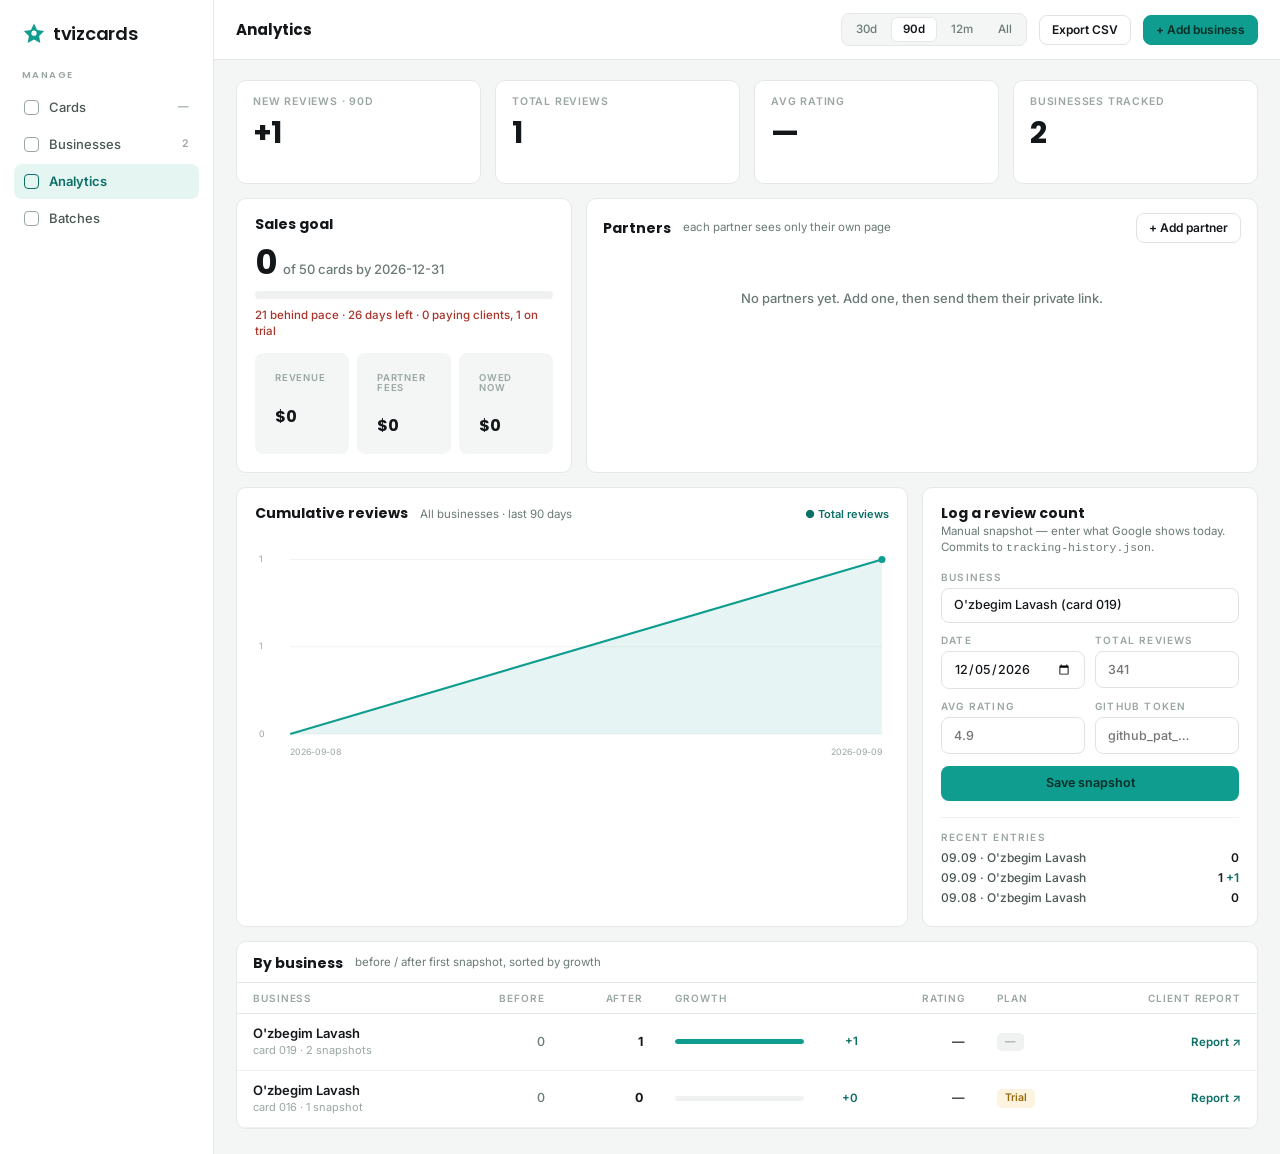
<file: dashboard.html>
<!doctype html>
<html lang="en">
<head>
<meta charset="utf-8">
<meta name="viewport" content="width=device-width, initial-scale=1">
<meta name="robots" content="noindex">
<title>Otvizcards Analytics</title>
<link rel="preconnect" href="https://fonts.googleapis.com">
<link rel="preconnect" href="https://fonts.gstatic.com" crossorigin>
<link href="https://fonts.googleapis.com/css2?family=Inter:wght@400;500;600&family=Poppins:wght@600;700;800&display=swap" rel="stylesheet">
<style>
  :root{
    --teal:#0F9D8F; --deep:#0B6F66; --ink:#14171A; --canvas:#F4F6F5; --star:#F5B400;
    --line:#E4E8E7; --line2:#DFE4E2; --muted:#6B7A77; --muted2:#9AA6A3;
    --activeBg:#E4F5F2; --rowline:#EFF2F1;
  }
  *{box-sizing:border-box}
  body{margin:0;background:var(--canvas);color:var(--ink);font-family:'Inter',system-ui,-apple-system,sans-serif}
  a{color:inherit;text-decoration:none}
  .app{display:flex;min-height:100vh}
  /* Sidebar */
  .side{width:214px;background:#fff;border-right:1px solid var(--line);padding:20px 14px;flex:none}
  .brand{display:flex;align-items:center;gap:7px;margin:2px 0 24px 8px}
  .brand span{font:600 18px/1 Poppins,sans-serif;letter-spacing:-.3px}
  .navsec{font:600 9.5px/1 Poppins,sans-serif;letter-spacing:1.4px;color:var(--muted2);padding:0 8px;margin-bottom:10px}
  .nav{display:flex;flex-direction:column;gap:2px;margin-bottom:22px}
  .navitem{display:flex;align-items:center;gap:10px;padding:10px;border-radius:8px;font:500 13px/1 Inter,sans-serif;color:#4A5754}
  .navitem .dot{width:15px;height:15px;border-radius:4px;border:1.5px solid var(--muted2)}
  .navitem.active{background:var(--activeBg);color:var(--deep);font-weight:600}
  .navitem.active .dot{border-color:var(--deep)}
  .navitem .count{margin-left:auto;font:600 10.5px/1 Inter,sans-serif;color:var(--muted2)}
  /* Main */
  .main{flex:1;min-width:0}
  .topbar{height:60px;background:#fff;border-bottom:1px solid var(--line);display:flex;align-items:center;gap:12px;padding:0 22px}
  .topbar h1{font:700 15px/1 Poppins,sans-serif;margin:0}
  .seg{display:flex;gap:3px;background:var(--canvas);border-radius:8px;padding:3px;border:1px solid var(--line)}
  .seg button{padding:6px 11px;border:0;background:none;border-radius:6px;font:500 11.5px/1 Inter,sans-serif;color:var(--muted);cursor:pointer}
  .seg button.on{background:#fff;border:1px solid var(--line);font-weight:600;color:var(--ink)}
  .btn{border:1px solid var(--line2);background:#fff;border-radius:8px;padding:8px 12px;font:600 12px/1 Inter,sans-serif;color:var(--ink);cursor:pointer}
  .btn.primary{background:var(--teal);border-color:var(--teal);color:#062E28}
  .spacer{flex:1}
  /* KPI tiles */
  .kpis{display:grid;grid-template-columns:repeat(4,1fr);gap:14px;padding:20px 22px 0}
  .tile{background:#fff;border:1px solid var(--line);border-radius:10px;padding:16px}
  .tile .k{font:600 10.5px/1 Inter,sans-serif;letter-spacing:.8px;color:var(--muted2);margin-bottom:10px;text-transform:uppercase}
  .tile .v{font:700 30px/1 Poppins,sans-serif;letter-spacing:-1px}
  .tile .d{font:600 11.5px/1 Inter,sans-serif;color:var(--deep);margin-top:8px}
  .tile .d.flat{color:var(--muted);font-weight:500}
  /* Content grid */
  .grid{display:grid;grid-template-columns:1fr 336px;gap:14px;padding:14px 22px 0}
  .panel{background:#fff;border:1px solid var(--line);border-radius:10px;padding:18px}
  .panel h2{font:700 14px/1 Poppins,sans-serif;margin:0}
  .chart-head{display:flex;align-items:baseline;gap:12px;margin-bottom:6px}
  .chart-head .sub{font:400 11.5px/1 Inter,sans-serif;color:var(--muted)}
  .legend{margin-left:auto;display:flex;gap:14px;font:600 11px/1 Inter,sans-serif;color:var(--deep)}
  .empty{padding:34px 18px;text-align:center;color:var(--muted);font:500 13px/1.5 Inter,sans-serif}
  .empty b{color:var(--ink)}
  /* Logger */
  .lbl{font:600 10px/1 Inter,sans-serif;letter-spacing:1.2px;color:var(--muted2);margin-bottom:6px}
  .field{width:100%;background:#fff;border:1px solid var(--line2);border-radius:8px;padding:10px 12px;font:500 12.5px/1 Inter,sans-serif;color:var(--ink)}
  select.field{appearance:none}
  .field.focus{border-color:var(--teal)}
  .two{display:grid;grid-template-columns:1fr 1fr;gap:10px;margin-bottom:12px}
  .save{background:var(--teal);border:0;border-radius:8px;padding:11px;width:100%;text-align:center;font:600 12.5px/1 Inter,sans-serif;color:#062E28;cursor:pointer}
  .save:disabled{opacity:.5;cursor:default}
  .msg{font:500 11.5px/1.4 Inter,sans-serif;margin-top:10px;display:none;padding:9px 11px;border-radius:8px}
  .msg.ok{display:block;background:#E4F5F2;color:var(--deep)}
  .msg.err{display:block;background:#FBE9E7;color:#A8342A}
  .recent{border-top:1px solid var(--rowline);padding-top:14px;margin-top:16px}
  .recent .row{display:flex;justify-content:space-between;font:500 12px/1 Inter,sans-serif;color:#4A5754;padding:4px 0}
  .recent .row b{color:var(--ink);font-weight:600}
  .up{color:var(--deep);font-weight:600}
  /* Table */
  .tablewrap{padding:14px 22px 26px}
  .card{background:#fff;border:1px solid var(--line);border-radius:10px;overflow:hidden}
  .card-hd{display:flex;align-items:center;padding:14px 16px 12px;gap:12px}
  .card-hd h2{font:700 14px/1 Poppins,sans-serif;margin:0}
  .card-hd .sub{font:400 11.5px/1 Inter,sans-serif;color:var(--muted)}
  table{width:100%;border-collapse:collapse}
  thead th{font:600 10px/1 Inter,sans-serif;letter-spacing:.9px;color:var(--muted2);text-align:left;padding:10px 16px;border-top:1px solid var(--line);border-bottom:1px solid var(--line)}
  thead th.r{text-align:right}
  tbody td{padding:12px 16px;border-bottom:1px solid var(--rowline);font:500 12.5px/1 Inter,sans-serif;vertical-align:middle}
  tbody td.r{text-align:right}
  .biz{font:600 13px/1.2 Inter,sans-serif}
  .metasm{font:400 11px/1.3 Inter,sans-serif;color:var(--muted2);margin-top:2px}
  .bar{display:flex;align-items:center;gap:8px;min-width:120px}
  .bar .track{flex:1;height:5px;border-radius:3px;background:var(--rowline);overflow:hidden}
  .bar .fill{height:5px;border-radius:3px;background:var(--teal)}
  .bar .pct{font:600 11.5px/1 Inter,sans-serif;color:var(--deep);width:46px;text-align:right}
  .badge{display:inline-block;padding:4px 8px;border-radius:5px;font:600 10.5px/1 Inter,sans-serif}
  .badge.paid{background:var(--activeBg);color:var(--deep)}
  .badge.trial{background:#FDF3DE;color:#96690A}
  .badge.expired{background:#FBE9E7;color:#A8342A}
  .badge.none{background:#F0F2F1;color:var(--muted2)}
  .loading{padding:60px;text-align:center;color:var(--muted2);font:500 13px/1 Inter,sans-serif}
  /* Modal */
  .overlay{position:fixed;inset:0;background:rgba(20,23,26,.45);display:none;align-items:center;justify-content:center;padding:20px;z-index:70}
  .overlay.show{display:flex}
  .modal{width:100%;max-width:440px;background:#fff;border-radius:14px;padding:22px;box-shadow:0 20px 60px rgba(0,0,0,.25)}
  .modal h2{font:700 16px/1 Poppins,sans-serif;margin:0 0 4px}
  .modal .sub{font:400 12px/1.5 Inter,sans-serif;color:var(--muted);margin-bottom:16px}
  .modal .lbl{font:600 10px/1 Inter,sans-serif;letter-spacing:1.2px;color:var(--muted2);margin:12px 0 6px;text-transform:uppercase}
  .modal .field{width:100%;font-size:15px;padding:10px 12px;border:1px solid var(--line2);border-radius:9px;background:#fff}
  .modal .two{display:grid;grid-template-columns:1fr 1fr;gap:10px}
  .modal .acts{display:flex;gap:8px;margin-top:18px}
  .modal .acts .save{flex:1;background:var(--teal);border:0;border-radius:9px;padding:12px;font:600 13px/1 Inter,sans-serif;color:#062E28;cursor:pointer}
  .modal .acts .cancel{background:#fff;border:1px solid var(--line2);border-radius:9px;padding:12px 16px;font:600 13px/1 Inter,sans-serif;color:var(--ink);cursor:pointer}
  .modal .link{color:var(--teal);font-weight:600}
  .modal .msg{font:500 12px/1.4 Inter,sans-serif;margin-top:12px;display:none;padding:10px 12px;border-radius:8px}
  .modal .msg.ok{display:block;background:var(--activeBg);color:var(--deep)}
  .modal .msg.err{display:block;background:#FBE9E7;color:#A8342A}
  /* Sales goal + partners */
  .sales{display:grid;grid-template-columns:336px 1fr;gap:14px;padding:14px 22px 0}
  .goal .big{font:700 34px/1 Poppins,sans-serif;letter-spacing:-1px;margin-top:14px}
  .goal .big small{font:500 13px/1 Inter,sans-serif;color:var(--muted);letter-spacing:0}
  .gbar{height:8px;border-radius:4px;background:var(--rowline);overflow:hidden;margin:12px 0 8px}
  .gbar i{display:block;height:8px;border-radius:4px;background:var(--teal)}
  .gnote{font:500 11.5px/1.4 Inter,sans-serif;color:var(--muted)}
  .gnote.behind{color:#A8342A}
  .mini{display:grid;grid-template-columns:repeat(3,1fr);gap:8px;margin-top:14px}
  .mini div{background:var(--canvas);border-radius:8px;padding:10px}
  .mini .k{font:600 9.5px/1 Inter,sans-serif;letter-spacing:.8px;color:var(--muted2);text-transform:uppercase;margin-bottom:6px}
  .mini .v{font:700 16px/1 Poppins,sans-serif}
  .linkbtn{border:0;background:none;color:var(--deep);font:600 11.5px/1 Inter,sans-serif;cursor:pointer;padding:0;text-decoration:none}
  .bizlink{cursor:pointer}
  .bizlink:hover{color:var(--deep)}
  .modal{max-height:92vh;overflow:auto}
  @media(max-width:900px){
    .sales{grid-template-columns:1fr}
    .side{display:none} .kpis{grid-template-columns:1fr 1fr} .grid{grid-template-columns:1fr}
    .topbar{flex-wrap:wrap;height:auto;padding:12px}
  }
</style>
</head>
<body>
<div class="app">
  <!-- Sidebar -->
  <aside class="side">
    <div class="brand">
      <svg width="24" height="24" viewBox="0 0 24 24" fill="none"><path d="M12 1.6l3.1 6.4 7 1-5 4.9 1.2 7-6.3-3.3-6.3 3.3 1.2-7-5-4.9 7-1z" fill="#0F9D8F"/><circle cx="12" cy="11.2" r="2.6" fill="#fff"/></svg>
      <span>tvizcards</span>
    </div>
    <div class="navsec">MANAGE</div>
    <nav class="nav">
      <a class="navitem" href="admin.html"><span class="dot"></span>Cards<span class="count" id="navCards">—</span></a>
      <a class="navitem"><span class="dot"></span>Businesses<span class="count" id="navBiz">—</span></a>
      <a class="navitem active"><span class="dot"></span>Analytics</a>
      <a class="navitem"><span class="dot"></span>Batches</a>
    </nav>
  </aside>

  <!-- Main -->
  <div class="main">
    <div class="topbar">
      <h1>Analytics</h1>
      <div class="spacer"></div>
      <div class="seg" id="rangeSeg">
        <button data-r="30">30d</button>
        <button data-r="90" class="on">90d</button>
        <button data-r="365">12m</button>
        <button data-r="all">All</button>
      </div>
      <button class="btn" id="exportBtn">Export CSV</button>
      <button class="btn primary" id="addBizBtn">+ Add business</button>
    </div>

    <!-- KPI tiles -->
    <div class="kpis" id="kpis">
      <div class="tile"><div class="k" id="k1label">New reviews</div><div class="v" id="k1">—</div><div class="d flat" id="k1d">&nbsp;</div></div>
      <div class="tile"><div class="k">Total reviews</div><div class="v" id="k2">—</div><div class="d flat" id="k2d">&nbsp;</div></div>
      <div class="tile"><div class="k">Avg rating</div><div class="v" id="k3">—</div><div class="d flat" id="k3d">&nbsp;</div></div>
      <div class="tile"><div class="k">Businesses tracked</div><div class="v" id="k4">—</div><div class="d flat" id="k4d">&nbsp;</div></div>
    </div>

    <!-- Sales goal + partners -->
    <div class="sales">
      <div class="panel goal">
        <h2>Sales goal</h2>
        <div id="goalArea"><div class="empty">Loading…</div></div>
      </div>
      <div class="panel" style="padding:0;overflow:hidden">
        <div class="card-hd">
          <h2>Partners</h2>
          <div class="sub">each partner sees only their own page</div>
          <div class="spacer"></div>
          <button class="btn" id="addPartnerBtn">+ Add partner</button>
        </div>
        <div id="partnerArea"><div class="loading">Loading…</div></div>
      </div>
    </div>

    <!-- Chart + logger -->
    <div class="grid">
      <div class="panel">
        <div class="chart-head">
          <h2>Cumulative reviews</h2>
          <div class="sub" id="chartSub">All businesses</div>
          <div class="legend"><span>● Total reviews</span></div>
        </div>
        <div id="chartArea"><div class="empty">Loading…</div></div>
      </div>

      <div class="panel">
        <h2>Log a review count</h2>
        <div class="sub" style="font:400 11.5px/1.4 Inter,sans-serif;color:var(--muted);margin:3px 0 16px">Manual snapshot — enter what Google shows today. Commits to <code>tracking-history.json</code>.</div>

        <div class="lbl">BUSINESS</div>
        <select class="field" id="logBiz" style="margin-bottom:12px"></select>

        <div class="two">
          <div><div class="lbl">DATE</div><input class="field" id="logDate" type="date"></div>
          <div><div class="lbl">TOTAL REVIEWS</div><input class="field" id="logCount" type="number" min="0" placeholder="341"></div>
        </div>
        <div class="two">
          <div><div class="lbl">AVG RATING</div><input class="field" id="logRating" type="number" min="0" max="5" step="0.1" placeholder="4.9"></div>
          <div><div class="lbl">GITHUB TOKEN</div><input class="field" id="logToken" type="password" placeholder="github_pat_…" autocomplete="off"></div>
        </div>

        <button class="save" id="logSave">Save snapshot</button>
        <div class="msg" id="logMsg"></div>

        <div class="recent">
          <div class="lbl">RECENT ENTRIES</div>
          <div id="recentList"><div style="font:400 11.5px/1 Inter,sans-serif;color:var(--muted2)">—</div></div>
        </div>
      </div>
    </div>

    <!-- By business table -->
    <div class="tablewrap">
      <div class="card">
        <div class="card-hd">
          <h2>By business</h2>
          <div class="sub">before / after first snapshot, sorted by growth</div>
        </div>
        <div id="tableArea"><div class="loading">Loading…</div></div>
      </div>
    </div>
  </div>
</div>

<!-- Add / edit business modal -->
<div class="overlay" id="bizOverlay">
  <div class="modal">
    <h2 id="bizTitle">Add business</h2>
    <div class="sub">Adds the business to daily tracking. The next run fetches its rating &amp; review count automatically.</div>

    <div class="lbl">Business name</div>
    <input class="field" id="bizName" placeholder="O'zbegim Lavash">

    <div class="two">
      <div><div class="lbl">Card ID</div><input class="field" id="bizCard" placeholder="019"></div>
      <div><div class="lbl">Plan</div>
        <select class="field" id="bizPlan">
          <option value="">— none —</option>
          <option value="trial">Trial</option>
          <option value="paid">Paid</option>
          <option value="expired">Expired</option>
        </select>
      </div>
    </div>

    <div class="two">
      <div><div class="lbl">Product</div>
        <select class="field" id="bizProduct">
          <option value="">— not sold yet —</option>
          <option value="stand">Stand · $25</option>
          <option value="sticker">Sticker · $25</option>
          <option value="both">Stand + sticker · $40</option>
          <option value="extra">Extra card · $12 each</option>
          <option value="pack6">Table pack (6 stands) · $100</option>
        </select>
      </div>
      <div><div class="lbl">Cards</div><input class="field" id="bizCards" type="number" min="1" placeholder="auto"></div>
    </div>
    <div class="two">
      <div><div class="lbl">Price paid, $</div><input class="field" id="bizPrice" type="number" min="0" step="1" placeholder="auto"></div>
      <div><div class="lbl">Sold on</div><input class="field" id="bizSold" type="date"></div>
    </div>
    <div class="lbl">Partner who brought them</div>
    <select class="field" id="bizPartner"></select>

    <div class="lbl">Google Place ID <span style="color:var(--muted2);font-weight:400;letter-spacing:0;text-transform:none">— optional</span></div>
    <input class="field" id="bizPlace" placeholder="ChIJ…  (leave empty for manual tracking)">
    <div class="sub" style="margin:6px 0 0">Only needed for <b>automatic</b> daily fetching. Leave it blank to track this business <b>manually</b> — you'll enter the review count yourself via “Log a review count”. Place IDs come from <a class="link" href="https://developers.google.com/maps/documentation/places/web-service/place-id" target="_blank" rel="noopener">Google's Place ID Finder</a>.</div>

    <div class="lbl">GitHub token (Contents: Read &amp; write)</div>
    <input class="field" id="bizToken" type="password" placeholder="github_pat_…" autocomplete="off">

    <div class="acts">
      <button class="save" id="bizSave">Add business</button>
      <button class="cancel" id="bizCancel">Cancel</button>
    </div>
    <div class="msg" id="bizMsg"></div>
  </div>
</div>

<!-- Add / edit partner modal -->
<div class="overlay" id="partnerOverlay">
  <div class="modal">
    <h2 id="partnerTitle">Add partner</h2>
    <div class="sub">A partner gets a private link that shows only their clients, cards and earnings.</div>
    <div class="lbl">Partner name</div>
    <input class="field" id="pName" placeholder="Aziz SMM">
    <div class="two">
      <div><div class="lbl">Fee per card, $</div><input class="field" id="pFeeCard" type="number" min="0" step="1" value="5"></div>
      <div><div class="lbl">Fee per 6-pack, $</div><input class="field" id="pFeePack" type="number" min="0" step="1" value="20"></div>
    </div>
    <div class="two">
      <div><div class="lbl">Already paid, $</div><input class="field" id="pPaid" type="number" min="0" step="1" value="0"></div>
      <div><div class="lbl">Contact (optional)</div><input class="field" id="pContact" placeholder="@instagram"></div>
    </div>
    <div class="lbl">GitHub token (Contents: Read &amp; write)</div>
    <input class="field" id="pToken" type="password" placeholder="github_pat_…" autocomplete="off">
    <div class="acts">
      <button class="save" id="pSave">Save partner</button>
      <button class="cancel" id="pCancel">Cancel</button>
    </div>
    <div class="msg" id="pMsg"></div>
  </div>
</div>

<script src="tracking/sales.js"></script>
<script>
const $ = id => document.getElementById(id);
const OWNER = 'Abdulqodir082', REPO = 'review-cards', BRANCH = 'main';
let HISTORY = [];      // all snapshot records
let BUSINESSES = [];   // from tracking/businesses.json (name, card_id, place_id, plan, product, cards, price_usd, sold_on, partner)
let PARTNERS = [];     // from tracking/partners.json (code, name, fee_card, fee_pack, paid_usd, contact)
const GOAL = { cards: 50, start: '2026-11-16', by: '2026-12-31' };   // sales goal shown on the dashboard
let range = '90';      // '30' | '90' | '365' | 'all'

const nf = new Intl.NumberFormat('en-US');
function fmt(n){ return (n==null || isNaN(n)) ? '—' : nf.format(n); }
function ymd(d){ return d.toISOString().slice(0,10); }

async function loadData(){
  const bust = '?t=' + Date.now();
  const [hRes, bRes, pRes] = await Promise.all([
    fetch('tracking-history.json' + bust, {cache:'no-store'}),
    fetch('tracking/businesses.json' + bust, {cache:'no-store'}).catch(()=>null),
    fetch('tracking/partners.json' + bust, {cache:'no-store'}).catch(()=>null)
  ]);
  HISTORY = hRes.ok ? await hRes.json() : [];
  if(!Array.isArray(HISTORY)) HISTORY = [];
  try { const b = bRes && bRes.ok ? await bRes.json() : null; BUSINESSES = (b && b.businesses) || []; }
  catch(e){ BUSINESSES = []; }
  try { const p = pRes && pRes.ok ? await pRes.json() : null; PARTNERS = (p && p.partners) || []; }
  catch(e){ PARTNERS = []; }
}

// Group records by business (keyed by card_id), sorted by date ascending.
function groupByBusiness(records){
  const map = new Map();
  for(const r of records){
    const key = r.card_id || r.business_name;
    if(!map.has(key)) map.set(key, { card_id:r.card_id, name:r.business_name, place_id:r.place_id, snaps:[] });
    const g = map.get(key);
    g.name = r.business_name || g.name;
    g.snaps.push(r);
  }
  for(const g of map.values()) g.snaps.sort((a,b)=> a.date < b.date ? -1 : a.date > b.date ? 1 : 0);
  return [...map.values()];
}

function cutoffDate(){
  if(range === 'all') return null;
  const d = new Date(); d.setDate(d.getDate() - parseInt(range,10)); return ymd(d);
}

function planFor(card_id){
  const b = BUSINESSES.find(x => x.card_id === card_id);
  const p = (b && b.plan || '').toLowerCase();
  if(p === 'paid' || p === 'active') return {cls:'paid', label:'Paid'};
  if(p === 'trial') return {cls:'trial', label:'Trial'};
  if(p === 'expired') return {cls:'expired', label:'Expired'};
  return {cls:'none', label:'—'};
}

function compute(){
  const groups = groupByBusiness(HISTORY);
  const cut = cutoffDate();

  let totalReviews = 0, newInRange = 0, ratingSum = 0, ratingN = 0;
  const rows = [];

  for(const g of groups){
    if(!g.snaps.length) continue;
    const first = g.snaps[0];
    const last = g.snaps[g.snaps.length - 1];
    const before = first.review_count ?? 0;
    const after = last.review_count ?? 0;
    if(typeof after === 'number') totalReviews += after;
    if(typeof last.rating === 'number'){ ratingSum += last.rating; ratingN++; }

    // within-range delta: baseline = last snapshot before the cutoff, else first snapshot
    let baseline = before;
    if(cut){
      const prior = g.snaps.filter(s => s.date < cut);
      const inRange = g.snaps.filter(s => s.date >= cut);
      if(!inRange.length) baseline = after;              // no activity in range
      else baseline = prior.length ? prior[prior.length-1].review_count : inRange[0].review_count;
    }
    newInRange += Math.max(0, after - (baseline ?? 0));

    rows.push({
      card_id: g.card_id, name: g.name,
      before, after, growth: after - before,
      rating: last.rating, lastDate: last.date, snaps: g.snaps.length,
      plan: planFor(g.card_id)
    });
  }

  rows.sort((a,b)=> b.growth - a.growth);
  const avgRating = ratingN ? (ratingSum/ratingN) : null;
  return { groups, rows, totalReviews, newInRange, avgRating, businesses: groups.length };
}

// Cumulative total reviews across all businesses over time (carry-forward per business).
function seriesCumulative(){
  const cut = cutoffDate();
  const dates = [...new Set(HISTORY.map(r=>r.date))].sort();
  const inWindow = cut ? dates.filter(d=>d>=cut) : dates;
  const groups = groupByBusiness(HISTORY);
  const points = [];
  for(const d of inWindow){
    let total = 0;
    for(const g of groups){
      // latest snapshot on or before d
      let v = null;
      for(const s of g.snaps){ if(s.date <= d && typeof s.review_count==='number') v = s.review_count; }
      if(v!=null) total += v;
    }
    points.push({ date:d, total });
  }
  return points;
}

function renderKPIs(c){
  const rangeLabel = range==='all' ? 'all time' : (range==='365'?'12m':range+'d');
  $('k1label').textContent = 'New reviews · ' + rangeLabel;
  $('k1').textContent = c.newInRange ? '+' + fmt(c.newInRange) : '0';
  $('k2').textContent = fmt(c.totalReviews);
  $('k3').textContent = c.avgRating!=null ? c.avgRating.toFixed(2) : '—';
  $('k4').textContent = fmt(c.businesses);
  $('navBiz').textContent = fmt(c.businesses);
}

function renderChart(){
  const pts = seriesCumulative();
  const area = $('chartArea');
  if(pts.length < 2){
    area.innerHTML = '<div class="empty">'+(pts.length===0
      ? 'No snapshots yet. The daily job will fill this in, or log one on the right.'
      : 'Only one snapshot so far — the trend line appears once there are at least two days of data.')+'</div>';
    return;
  }
  const W=720, H=250, padL=40, padR=8, padT=20, padB=32;
  const max = Math.max(...pts.map(p=>p.total)) || 1;
  const min = 0;
  const x = i => padL + (W-padL-padR) * (i/(pts.length-1));
  const y = v => padT + (H-padT-padB) * (1 - (v-min)/(max-min || 1));
  const line = pts.map((p,i)=> (i?'L':'M')+x(i).toFixed(1)+' '+y(p.total).toFixed(1)).join(' ');
  const area2 = line + ' L'+x(pts.length-1).toFixed(1)+' '+(H-padB)+' L'+padL+' '+(H-padB)+' Z';
  // y gridlines at 0/half/max
  const yticks = [0, max/2, max];
  let grid = '';
  for(const t of yticks){ const yy=y(t).toFixed(1); grid += '<line x1="'+padL+'" y1="'+yy+'" x2="'+(W-padR)+'" y2="'+yy+'" stroke="#EFF2F1"/>'+
    '<text x="4" y="'+(+yy+3).toFixed(1)+'" fill="#9AA6A3" font-family="Inter" font-size="10">'+fmt(Math.round(t))+'</text>'; }
  const xLabels = '<text x="'+padL+'" y="'+(H-8)+'" fill="#9AA6A3" font-family="Inter" font-size="10">'+pts[0].date+'</text>'+
    '<text x="'+(W-padR)+'" y="'+(H-8)+'" fill="#9AA6A3" font-family="Inter" font-size="10" text-anchor="end">'+pts[pts.length-1].date+'</text>';
  const lastX=x(pts.length-1).toFixed(1), lastY=y(pts[pts.length-1].total).toFixed(1);
  area.innerHTML =
    '<svg viewBox="0 0 '+W+' '+H+'" style="width:100%;height:250px;display:block">'+grid+
    '<path d="'+area2+'" fill="rgba(15,157,143,.10)"/>'+
    '<path d="'+line+'" fill="none" stroke="#0F9D8F" stroke-width="2.4"/>'+
    '<circle cx="'+lastX+'" cy="'+lastY+'" r="4" fill="#0F9D8F"/>'+xLabels+'</svg>';
}

function renderTable(c){
  const area = $('tableArea');
  if(!c.rows.length){
    area.innerHTML = '<div class="empty">No businesses tracked yet. Add one to <b>tracking/businesses.json</b> with its Place ID, or log a manual snapshot.</div>';
    return;
  }
  const maxGrowth = Math.max(1, ...c.rows.map(r=>Math.abs(r.growth)));
  let body = '';
  for(const r of c.rows){
    const pct = r.before ? Math.round((r.growth/r.before)*100) : (r.growth>0?100:0);
    const barW = Math.round((Math.abs(r.growth)/maxGrowth)*100);
    body += '<tr>'+
      '<td><div class="biz bizlink" data-edit="'+esc(r.card_id||'')+'" title="Edit">'+esc(r.name||'—')+'</div><div class="metasm">'+(r.card_id?('card '+esc(r.card_id)+' · '):'')+r.snaps+' snapshot'+(r.snaps===1?'':'s')+'</div></td>'+
      '<td class="r" style="color:var(--muted)">'+fmt(r.before)+'</td>'+
      '<td class="r"><b>'+fmt(r.after)+'</b></td>'+
      '<td><div class="bar"><div class="track"><div class="fill" style="width:'+barW+'%"></div></div><span class="pct">'+(r.growth>=0?'+':'')+fmt(r.growth)+'</span></div></td>'+
      '<td class="r">'+(typeof r.rating==='number'?r.rating.toFixed(1):'—')+'</td>'+
      '<td><span class="badge '+r.plan.cls+'">'+r.plan.label+'</span></td>'+
      '<td class="r">'+(r.card_id?'<a class="linkbtn" target="_blank" href="report.html?id='+encodeURIComponent(r.card_id)+'">Report ↗</a>':'')+'</td>'+
      '</tr>';
  }
  area.innerHTML = '<table><thead><tr>'+
    '<th>BUSINESS</th><th class="r">BEFORE</th><th class="r">AFTER</th><th>GROWTH</th><th class="r">RATING</th><th>PLAN</th><th class="r">CLIENT REPORT</th>'+
    '</tr></thead><tbody>'+body+'</tbody></table>';
}

function renderRecent(){
  const recent = [...HISTORY].sort((a,b)=> (a.collected_at<b.collected_at?1:-1)).slice(0,6);
  const el = $('recentList');
  if(!recent.length){ el.innerHTML = '<div style="font:400 11.5px/1 Inter,sans-serif;color:var(--muted2)">No entries yet.</div>'; return; }
  // growth vs the prior snapshot for the same business
  const byBiz = groupByBusiness(HISTORY);
  function prevCount(card_id, date){
    const g = byBiz.find(x=>x.card_id===card_id); if(!g) return null;
    const prior = g.snaps.filter(s=>s.date<date); return prior.length?prior[prior.length-1].review_count:null;
  }
  el.innerHTML = recent.map(r=>{
    const prev = prevCount(r.card_id, r.date);
    const delta = (prev!=null && typeof r.review_count==='number') ? r.review_count-prev : null;
    const d = r.date ? r.date.slice(5).replace('-','.') : '';
    return '<div class="row"><span>'+d+' · '+esc((r.business_name||'').slice(0,16))+'</span>'+
      '<span><b>'+fmt(r.review_count)+'</b>'+(delta!=null?(' <span class="up">'+(delta>=0?'+':'')+delta+'</span>'):'')+'</span></div>';
  }).join('');
}

function esc(s){ return String(s==null?'':s).replace(/[&<>"']/g,c=>({'&':'&amp;','<':'&lt;','>':'&gt;','"':'&quot;',"'":'&#39;'}[c])); }

// ---- Sales goal + partners ----
function money(n){ return '$' + nf.format(Math.round(n)); }
function partnerUrl(code){ return location.href.replace(/[^/]*$/, '') + 'partner.html?p=' + encodeURIComponent(code); }
function renderSales(){
  const sum = OtvizSales.summary(BUSINESSES, PARTNERS);
  const pct = Math.min(100, Math.round(sum.cards / GOAL.cards * 100));
  const today = ymd(new Date());
  const total = (Date.parse(GOAL.by) - Date.parse(GOAL.start)) / 864e5;
  const gone = Math.max(0, Math.min(total, (Date.parse(today) - Date.parse(GOAL.start)) / 864e5));
  const expected = Math.round(GOAL.cards * gone / total);
  const left = Math.max(0, Math.ceil((Date.parse(GOAL.by) - Date.parse(today)) / 864e5));
  const behind = sum.cards < expected;
  $('goalArea').innerHTML =
    '<div class="big">'+fmt(sum.cards)+' <small>of '+GOAL.cards+' cards by '+GOAL.by+'</small></div>'+
    '<div class="gbar"><i style="width:'+pct+'%"></i></div>'+
    '<div class="gnote'+(behind?' behind':'')+'">'+(behind ? (expected - sum.cards)+' behind pace' : 'On pace')+
      ' · '+left+' days left · '+fmt(sum.clients)+' paying clients, '+fmt(sum.trials)+' on trial</div>'+
    '<div class="mini">'+
      '<div><div class="k">Revenue</div><div class="v">'+money(sum.revenue)+'</div></div>'+
      '<div><div class="k">Partner fees</div><div class="v">'+money(sum.fees)+'</div></div>'+
      '<div><div class="k">Owed now</div><div class="v">'+money(sum.owed)+'</div></div>'+
    '</div>';

  const area = $('partnerArea');
  if(!PARTNERS.length){
    area.innerHTML = '<div class="empty">No partners yet. Add one, then send them their private link.</div>';
    return;
  }
  let body = '';
  for(const p of PARTNERS){
    const s = sum.byPartner[p.code];
    body += '<tr>'+
      '<td><div class="biz bizlink" data-partner="'+esc(p.code)+'" title="Edit">'+esc(p.name||p.code)+'</div><div class="metasm">'+esc(p.contact||'')+'</div></td>'+
      '<td class="r">'+fmt(s.clients)+(s.trials?' <span style="color:var(--muted2)">+'+s.trials+' trial</span>':'')+'</td>'+
      '<td class="r"><b>'+fmt(s.cards)+'</b></td>'+
      '<td class="r">'+money(s.earned)+'</td>'+
      '<td class="r"><b>'+money(s.owed)+'</b></td>'+
      '<td class="r"><button class="linkbtn" data-copy="'+esc(p.code)+'">Copy link</button> · <a class="linkbtn" target="_blank" href="partner.html?p='+encodeURIComponent(p.code)+'">Open ↗</a></td>'+
      '</tr>';
  }
  area.innerHTML = '<table><thead><tr><th>PARTNER</th><th class="r">CLIENTS</th><th class="r">CARDS</th><th class="r">EARNED</th><th class="r">OWED</th><th class="r">THEIR PAGE</th></tr></thead><tbody>'+body+'</tbody></table>';
}

function renderAll(){
  const c = compute();
  renderKPIs(c);
  renderSales();
  renderChart();
  renderTable(c);
  renderRecent();
  $('chartSub').textContent = 'All businesses' + (range==='all'?'':' · last '+(range==='365'?'12 months':range+' days'));
}

// ---- Export CSV ----
function exportCSV(){
  const c = compute();
  const rows = [['business','card_id','before','after','growth','growth_pct','rating','last_snapshot','plan']];
  for(const r of c.rows){
    const pct = r.before ? Math.round((r.growth/r.before)*100) : '';
    rows.push([r.name, r.card_id, r.before, r.after, r.growth, pct, r.rating??'', r.lastDate, r.plan.label]);
  }
  const csv = rows.map(row => row.map(v=>{
    const s = String(v==null?'':v);
    return /[",\n]/.test(s) ? '"'+s.replace(/"/g,'""')+'"' : s;
  }).join(',')).join('\n');
  const blob = new Blob([csv], {type:'text/csv'});
  const a = document.createElement('a');
  a.href = URL.createObjectURL(blob);
  a.download = 'otvizcards-analytics-'+ymd(new Date())+'.csv';
  document.body.appendChild(a); a.click(); a.remove();
  URL.revokeObjectURL(a.href);
}

// ---- Manual snapshot logger (commits to tracking-history.json via GitHub API) ----
function populateLogger(){
  const sel = $('logBiz');
  const seen = new Set();
  const opts = [];
  for(const b of BUSINESSES){ if(b.card_id && !seen.has(b.card_id)){ seen.add(b.card_id); opts.push({card_id:b.card_id, name:b.name, place_id:b.place_id}); } }
  for(const g of groupByBusiness(HISTORY)){ if(g.card_id && !seen.has(g.card_id)){ seen.add(g.card_id); opts.push({card_id:g.card_id, name:g.name, place_id:g.place_id}); } }
  sel.innerHTML = opts.length
    ? opts.map(o=>'<option value="'+esc(o.card_id)+'">'+esc(o.name||o.card_id)+' (card '+esc(o.card_id)+')</option>').join('')
    : '<option value="">No businesses in businesses.json</option>';
  $('logDate').value = ymd(new Date());
  // restore remembered token
  try { const t = localStorage.getItem('otvizDashToken'); if(t) $('logToken').value = t; } catch(e){}
}

function ghHeaders(token){ return { 'Authorization':'Bearer '+token, 'Accept':'application/vnd.github+json', 'X-GitHub-Api-Version':'2022-11-28' }; }
function b64encode(str){ return btoa(unescape(encodeURIComponent(str))); }
function logMsg(ok, text){ const m=$('logMsg'); m.className='msg '+(ok?'ok':'err'); m.textContent=text; }

async function saveSnapshot(){
  const card_id = $('logBiz').value;
  const count = parseInt($('logCount').value, 10);
  const rating = $('logRating').value ? parseFloat($('logRating').value) : null;
  const date = $('logDate').value;
  const token = $('logToken').value.trim();
  if(!card_id){ logMsg(false,'Pick a business first.'); return; }
  if(isNaN(count)){ logMsg(false,'Enter the total review count.'); return; }
  if(!date){ logMsg(false,'Pick a date.'); return; }
  if(!token){ logMsg(false,'Paste a GitHub token with Contents: Read & write.'); return; }
  try { localStorage.setItem('otvizDashToken', token); } catch(e){}

  const biz = BUSINESSES.find(b=>b.card_id===card_id) || groupByBusiness(HISTORY).find(g=>g.card_id===card_id) || {};
  $('logSave').disabled = true; logMsg(true,'Saving…');
  const api = 'https://api.github.com/repos/'+OWNER+'/'+REPO+'/contents/tracking-history.json';
  try {
    const gr = await fetch(api+'?ref='+BRANCH+'&t='+Date.now(), {headers:ghHeaders(token), cache:'no-store'});
    if(!gr.ok){ const e=await gr.json().catch(()=>({})); logMsg(false,'Load failed ('+gr.status+'): '+(e.message||'')); $('logSave').disabled=false; return; }
    const meta = await gr.json();
    const arr = JSON.parse(decodeURIComponent(escape(atob(meta.content.replace(/\n/g,'')))));
    if(arr.some(r=>r.card_id===card_id && r.date===date)){
      logMsg(false,'A snapshot for that business and date already exists.'); $('logSave').disabled=false; return;
    }
    arr.push({
      card_id, business_name: biz.name || (biz.snaps? biz.name : card_id), place_id: biz.place_id || null,
      date, collected_at: new Date().toISOString(), rating, review_count: count, source:'manual'
    });
    const put = await fetch(api, { method:'PUT', headers:ghHeaders(token),
      body: JSON.stringify({ message:'Manual review snapshot ('+date+', card '+card_id+')',
        content: b64encode(JSON.stringify(arr, null, 2)+'\n'), sha: meta.sha, branch: BRANCH }) });
    if(!put.ok){ const e=await put.json().catch(()=>({})); logMsg(false,'Save failed ('+put.status+'): '+(e.message||'')); $('logSave').disabled=false; return; }
    logMsg(true,'✓ Saved. Refreshing…');
    HISTORY = arr;
    renderAll(); populateLogger();
    $('logCount').value=''; $('logRating').value='';
    setTimeout(()=>logMsg(true,'✓ Snapshot saved and committed.'), 400);
  } catch(e){ logMsg(false,'Error: '+e.message); }
  finally { $('logSave').disabled = false; }
}

// ---- Add business (commits to tracking/businesses.json) ----
function bizMsg(ok,text){ const m=$('bizMsg'); m.className='msg '+(ok?'ok':'err'); m.textContent=text; }
function openAddBiz(cardId){
  const b = (typeof cardId === 'string' && BUSINESSES.find(x => x.card_id === cardId)) || null;
  $('bizTitle').textContent = b ? 'Edit business' : 'Add business';
  $('bizSave').textContent = b ? 'Save changes' : 'Add business';
  $('bizName').value = b ? (b.name||'') : (typeof cardId === 'string' ? ((HISTORY.find(r=>r.card_id===cardId)||{}).business_name||'') : '');
  $('bizCard').value = b ? (b.card_id||'') : (typeof cardId === 'string' ? cardId : '');
  $('bizPlace').value = b ? (b.place_id||'') : ''; $('bizPlan').value = b ? (b.plan||'') : '';
  $('bizProduct').value = b ? (b.product||'') : ''; $('bizCards').value = b && b.cards!=null ? b.cards : '';
  $('bizPrice').value = b && b.price_usd!=null ? b.price_usd : ''; $('bizSold').value = b ? (b.sold_on||'') : '';
  $('bizPartner').innerHTML = '<option value="">— direct sale, no partner —</option>' +
    PARTNERS.map(p => '<option value="'+esc(p.code)+'">'+esc(p.name||p.code)+'</option>').join('');
  $('bizPartner').value = b ? (b.partner||'') : '';
  bizMsg(true,''); $('bizMsg').className='msg';
  try{ const t=localStorage.getItem('otvizDashToken'); if(t) $('bizToken').value=t; }catch(e){}
  $('bizOverlay').classList.add('show');
}
function closeAddBiz(){ $('bizOverlay').classList.remove('show'); }

async function saveBiz(){
  const name=$('bizName').value.trim();
  let card=$('bizCard').value.trim();
  const place=$('bizPlace').value.trim();
  const plan=$('bizPlan').value;
  const token=$('bizToken').value.trim();
  if(!name){ bizMsg(false,'Enter the business name.'); return; }
  if(!card && !place){ bizMsg(false,'Enter a card ID (for manual tracking) or a Place ID (for automatic).'); return; }
  if(!token){ bizMsg(false,'Paste a GitHub token with Contents: Read & write.'); return; }
  if(card) card = card.replace(/\D/g,'').padStart(3,'0');   // normalise 17 -> 017
  try{ localStorage.setItem('otvizDashToken', token); }catch(e){}

  $('bizSave').disabled=true; bizMsg(true,'Saving…');
  const api='https://api.github.com/repos/'+OWNER+'/'+REPO+'/contents/tracking/businesses.json';
  try{
    const gr=await fetch(api+'?ref='+BRANCH+'&t='+Date.now(), {headers:ghHeaders(token), cache:'no-store'});
    if(!gr.ok){ const e=await gr.json().catch(()=>({})); bizMsg(false,'Load failed ('+gr.status+'): '+(e.message||'')); $('bizSave').disabled=false; return; }
    const meta=await gr.json();
    const data=JSON.parse(decodeURIComponent(escape(atob(meta.content.replace(/\n/g,'')))));
    if(!Array.isArray(data.businesses)) data.businesses=[];
    // upsert by card_id (if given) else by name
    let row=data.businesses.find(b=> (card && b.card_id===card) || (!card && (b.name||'').toLowerCase()===name.toLowerCase()));
    if(!row){ row={}; data.businesses.push(row); }
    row.card_id = card || row.card_id || '';
    row.name = name;
    row.place_id = place;
    if(plan) row.plan = plan; else delete row.plan;
    const setOrDel = (k, v) => { if(v === '' || v == null) delete row[k]; else row[k] = v; };
    setOrDel('product', $('bizProduct').value);
    setOrDel('cards', $('bizCards').value === '' ? '' : Number($('bizCards').value));
    setOrDel('price_usd', $('bizPrice').value === '' ? '' : Number($('bizPrice').value));
    setOrDel('sold_on', $('bizSold').value || (plan === 'paid' && !row.sold_on ? ymd(new Date()) : (row.sold_on||'')));
    setOrDel('partner', $('bizPartner').value);

    const put=await fetch(api,{method:'PUT',headers:ghHeaders(token),
      body:JSON.stringify({message:'Add/update tracked business: '+name, content:b64encode(JSON.stringify(data,null,2)+'\n'), sha:meta.sha, branch:BRANCH})});
    if(!put.ok){ const e=await put.json().catch(()=>({})); bizMsg(false,'Save failed ('+put.status+'): '+(e.message||'')); $('bizSave').disabled=false; return; }
    BUSINESSES=data.businesses;
    bizMsg(true,'✓ Saved. The daily job collects review numbers on its next run.');
    populateLogger(); renderAll();
    setTimeout(closeAddBiz, 1200);
  }catch(e){ bizMsg(false,'Error: '+e.message); }
  finally{ $('bizSave').disabled=false; }
}

// ---- Partners ----
let editingPartner = null;
function pMsg(ok,text){ const m=$('pMsg'); m.className='msg '+(ok?'ok':'err'); m.textContent=text; }
function makeCode(name){
  const slug = name.toLowerCase().replace(/[^a-z0-9]+/g,'-').replace(/^-+|-+$/g,'').slice(0,16) || 'partner';
  const rnd = Array.from(crypto.getRandomValues(new Uint8Array(6)), b => 'abcdefghjkmnpqrstuvwxyz23456789'[b % 31]).join('');
  return slug + '-' + rnd;   // the random part keeps the link private
}
function openPartner(code){
  const p = (typeof code === 'string' && PARTNERS.find(x => x.code === code)) || null;
  editingPartner = p ? p.code : null;
  $('partnerTitle').textContent = p ? 'Edit partner' : 'Add partner';
  $('pName').value = p ? (p.name||'') : ''; $('pContact').value = p ? (p.contact||'') : '';
  $('pFeeCard').value = p && p.fee_card!=null ? p.fee_card : 5; $('pFeePack').value = p && p.fee_pack!=null ? p.fee_pack : 20;
  $('pPaid').value = p && p.paid_usd!=null ? p.paid_usd : 0;
  $('pMsg').className='msg';
  try{ const t=localStorage.getItem('otvizDashToken'); if(t) $('pToken').value=t; }catch(e){}
  $('partnerOverlay').classList.add('show');
}
function closePartner(){ $('partnerOverlay').classList.remove('show'); }
async function savePartner(){
  const name=$('pName').value.trim(), token=$('pToken').value.trim();
  if(!name){ pMsg(false,'Enter the partner name.'); return; }
  if(!token){ pMsg(false,'Paste a GitHub token with Contents: Read & write.'); return; }
  try{ localStorage.setItem('otvizDashToken', token); }catch(e){}
  $('pSave').disabled=true; pMsg(true,'Saving…');
  const api='https://api.github.com/repos/'+OWNER+'/'+REPO+'/contents/tracking/partners.json';
  try{
    const gr=await fetch(api+'?ref='+BRANCH+'&t='+Date.now(), {headers:ghHeaders(token), cache:'no-store'});
    let data={partners:[]}, sha;
    if(gr.ok){ const meta=await gr.json(); sha=meta.sha; data=JSON.parse(decodeURIComponent(escape(atob(meta.content.replace(/\n/g,''))))); }
    else if(gr.status!==404){ const e=await gr.json().catch(()=>({})); pMsg(false,'Load failed ('+gr.status+'): '+(e.message||'')); return; }
    if(!Array.isArray(data.partners)) data.partners=[];
    let row = editingPartner && data.partners.find(p=>p.code===editingPartner);
    if(!row){ row={ code: makeCode(name), added_on: ymd(new Date()) }; data.partners.push(row); }
    row.name=name; row.contact=$('pContact').value.trim();
    row.fee_card=Number($('pFeeCard').value)||0; row.fee_pack=Number($('pFeePack').value)||0; row.paid_usd=Number($('pPaid').value)||0;
    const body={message:'Add/update partner: '+name, content:b64encode(JSON.stringify(data,null,2)+'\n'), branch:BRANCH};
    if(sha) body.sha=sha;
    const put=await fetch(api,{method:'PUT',headers:ghHeaders(token),body:JSON.stringify(body)});
    if(!put.ok){ const e=await put.json().catch(()=>({})); pMsg(false,'Save failed ('+put.status+'): '+(e.message||'')); return; }
    PARTNERS=data.partners;
    pMsg(true,'✓ Saved. Their page goes live in about a minute.');
    renderAll();
    setTimeout(closePartner, 1200);
  }catch(e){ pMsg(false,'Error: '+e.message); }
  finally{ $('pSave').disabled=false; }
}

// ---- wire up ----
$('addPartnerBtn').onclick = () => openPartner();
$('pCancel').onclick = closePartner;
$('pSave').onclick = savePartner;
$('partnerOverlay').addEventListener('click', e=>{ if(e.target===$('partnerOverlay')) closePartner(); });
document.addEventListener('click', e=>{
  const ed = e.target.closest('[data-edit]'); if(ed && ed.dataset.edit){ openAddBiz(ed.dataset.edit); return; }
  const pe = e.target.closest('[data-partner]'); if(pe){ openPartner(pe.dataset.partner); return; }
  const cp = e.target.closest('[data-copy]');
  if(cp){ navigator.clipboard.writeText(partnerUrl(cp.dataset.copy)).then(()=>{ const t=cp.textContent; cp.textContent='Copied ✓'; setTimeout(()=>cp.textContent=t,1400); }); }
});
$('addBizBtn').onclick = () => openAddBiz();
$('bizCancel').onclick = closeAddBiz;
$('bizSave').onclick = saveBiz;
$('bizOverlay').addEventListener('click', e=>{ if(e.target===$('bizOverlay')) closeAddBiz(); });
$('rangeSeg').addEventListener('click', e=>{
  const b = e.target.closest('button'); if(!b) return;
  range = b.dataset.r;
  [...$('rangeSeg').children].forEach(x=>x.classList.toggle('on', x===b));
  renderAll();
});
$('exportBtn').onclick = exportCSV;
$('logSave').onclick = saveSnapshot;
document.querySelectorAll('.field').forEach(f=>{
  f.addEventListener('focus',()=>f.classList.add('focus'));
  f.addEventListener('blur',()=>f.classList.remove('focus'));
});

(async function init(){
  try {
    await loadData();
    populateLogger();
    renderAll();
    $('navCards').textContent = '—';
  } catch(e){
    $('chartArea').innerHTML = '<div class="empty">Could not load tracking data: '+esc(e.message)+'</div>';
    $('tableArea').innerHTML = '';
  }
})();
</script>
</body>
</html>
</file>
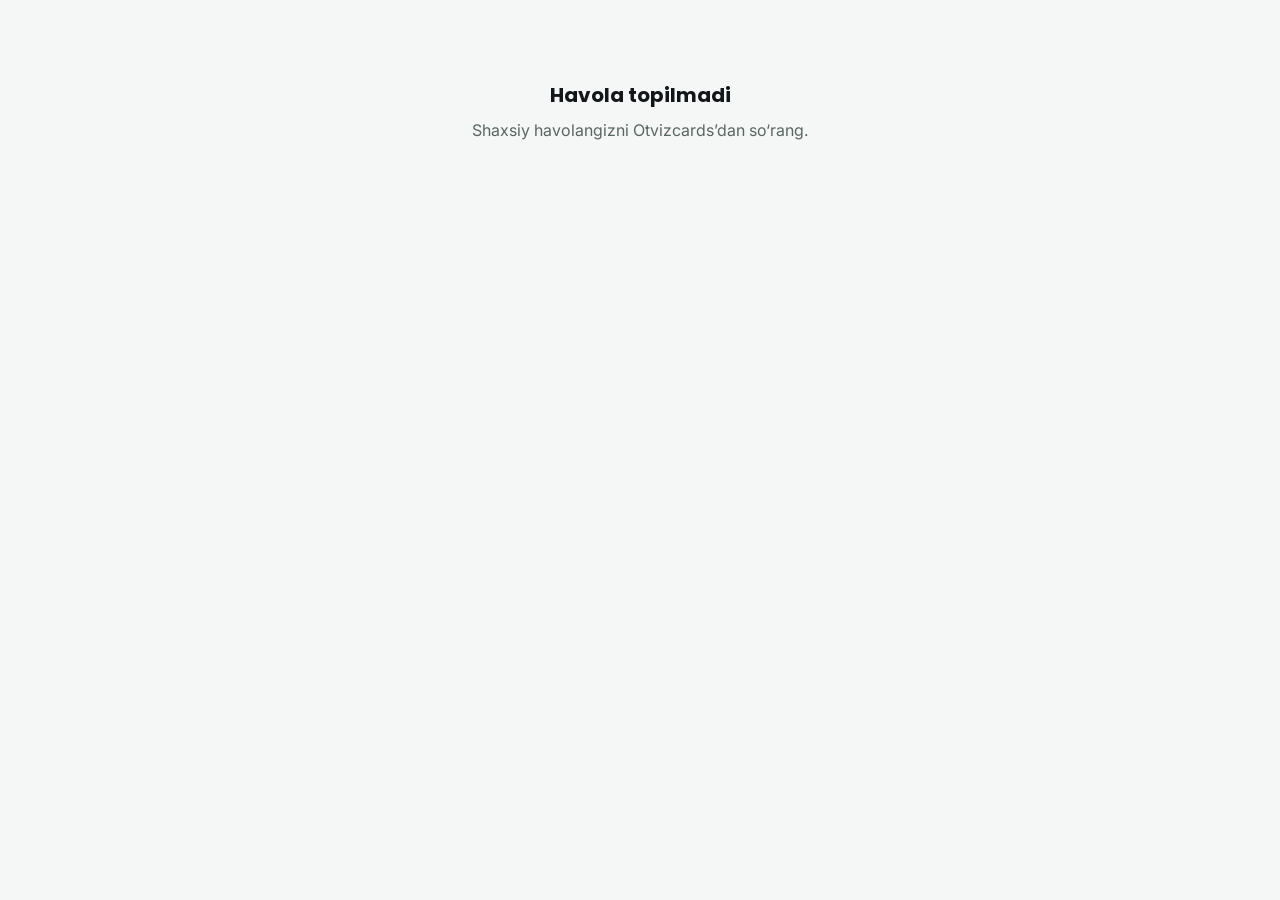
<file: partner.html>
<!doctype html>
<html lang="uz">
<head>
<meta charset="utf-8">
<meta name="viewport" content="width=device-width,initial-scale=1">
<meta name="robots" content="noindex,nofollow">
<title>Otvizcards — hamkor kabineti</title>
<link href="https://fonts.googleapis.com/css2?family=Poppins:wght@600;700;800&family=Inter:wght@400;500;600&display=swap" rel="stylesheet">
<style>
:root{--teal:#0F9D8F;--deep:#0B7D72;--tint:#E4F5F2;--ink:#14171A;--muted:#5B6661;--muted2:#8A9692;--line:#E3E7E5;--canvas:#F5F7F6;--amber:#96690A;--amberbg:#FDF3DE}
*{box-sizing:border-box;margin:0;padding:0}
body{font-family:Inter,system-ui,sans-serif;background:var(--canvas);color:var(--ink);line-height:1.5;-webkit-font-smoothing:antialiased}
.wrap{max-width:860px;margin:0 auto;padding:0 16px}
header{background:var(--ink);color:#fff;padding:18px 0 54px}
.top{display:flex;align-items:center;justify-content:space-between;margin-bottom:22px}
.brand{display:flex;align-items:center;gap:8px;font:700 17px Poppins,sans-serif}
.lang{display:flex;border:1px solid rgba(255,255,255,.25);border-radius:999px;overflow:hidden}
.lang button{background:none;border:0;color:#fff;font:600 12px Inter,sans-serif;padding:6px 11px;cursor:pointer;opacity:.6}
.lang button.on{background:var(--teal);opacity:1}
.hello{font:500 13px Inter,sans-serif;color:rgba(255,255,255,.6)}
h1{font:800 26px/1.2 Poppins,sans-serif;letter-spacing:-.5px;margin-top:2px}
.kpis{display:grid;grid-template-columns:repeat(4,1fr);gap:10px;margin-top:-36px}
.tile{background:#fff;border:1px solid var(--line);border-radius:14px;padding:16px}
.tile .k{font:600 10.5px/1.2 Inter,sans-serif;letter-spacing:.7px;text-transform:uppercase;color:var(--muted2);margin-bottom:8px}
.tile .v{font:800 28px/1 Poppins,sans-serif;letter-spacing:-.8px}
.tile.hi{background:var(--teal);border-color:var(--teal);color:#fff}
.tile.hi .k{color:rgba(255,255,255,.8)}
.tile .d{font:500 11.5px/1.3 Inter,sans-serif;color:var(--muted);margin-top:6px}
.tile.hi .d{color:rgba(255,255,255,.85)}
.card{background:#fff;border:1px solid var(--line);border-radius:14px;margin-top:14px;overflow:hidden}
.card h2{font:700 15px Poppins,sans-serif;padding:16px 16px 4px}
.card .sub{font:400 12.5px Inter,sans-serif;color:var(--muted);padding:0 16px 12px}
.client{display:grid;grid-template-columns:1fr auto;gap:6px 14px;padding:14px 16px;border-top:1px solid var(--line)}
.client .name{font:600 14.5px Inter,sans-serif}
.client .meta{font:400 12px Inter,sans-serif;color:var(--muted2)}
.client .fee{font:700 16px Poppins,sans-serif;color:var(--deep);text-align:right}
.client .fee.wait{color:var(--muted2)}
.badge{display:inline-block;padding:3px 8px;border-radius:5px;font:600 10.5px/1.3 Inter,sans-serif;margin-left:6px;vertical-align:middle}
.badge.paid{background:var(--tint);color:var(--deep)}.badge.trial{background:var(--amberbg);color:var(--amber)}
.rev{grid-column:1/-1;display:flex;align-items:center;gap:10px;font:500 12.5px Inter,sans-serif;color:var(--muted)}
.rev b{color:var(--ink)}.rev .up{color:var(--deep);font-weight:700}
.rev a{margin-left:auto;color:var(--deep);font-weight:600;text-decoration:none}
.empty{padding:28px 16px;text-align:center;color:var(--muted);font:500 13.5px/1.6 Inter,sans-serif;border-top:1px solid var(--line)}
.how{padding:4px 16px 16px;display:grid;gap:8px;font:400 13.5px/1.5 Inter,sans-serif;color:var(--muted)}
.how b{color:var(--ink)}
.cta{display:block;text-align:center;background:var(--ink);color:#fff;border-radius:12px;padding:14px;font:600 14px Inter,sans-serif;text-decoration:none;margin:14px 0 30px}
.nope{max-width:420px;margin:80px auto;text-align:center;padding:0 20px;color:var(--muted)}
.nope b{display:block;font:700 20px Poppins,sans-serif;color:var(--ink);margin-bottom:8px}
body.ru [lang=uz],body:not(.ru) [lang=ru]{display:none!important}
@media(max-width:640px){.kpis{grid-template-columns:1fr 1fr}}
</style>
</head>
<body>
<div id="app"></div>
<script src="tracking/sales.js"></script>
<script>
(function(){
  var S = OtvizSales, esc = S.esc;
  var lang = 'uz'; try { lang = localStorage.getItem('lang') || ((navigator.language||'').slice(0,2)==='ru'?'ru':'uz'); } catch(e){}
  var code = new URLSearchParams(location.search).get('p') || '';
  function t(uz, ru){ return '<span lang="uz">'+uz+'</span><span lang="ru">'+ru+'</span>'; }
  function money(n){ return '$' + (Math.round(n*100)/100).toString(); }

  function setLang(l){
    lang = l; document.body.classList.toggle('ru', l==='ru'); document.documentElement.lang = l;
    document.querySelectorAll('.lang button').forEach(function(b){ b.classList.toggle('on', b.dataset.l===l); });
    try { localStorage.setItem('lang', l); } catch(e){}
  }

  S.loadAll().then(function(d){
    var partner = d.partners.find(function(p){ return p.code === code; });
    var app = document.getElementById('app');
    if(!code || !partner){
      app.innerHTML = '<div class="nope"><b>'+t('Havola topilmadi','Ссылка не найдена')+'</b>'+
        t('Shaxsiy havolangizni Otvizcards’dan so‘rang.','Запросите личную ссылку у Otvizcards.')+'</div>';
      setLang(lang); return;
    }
    var mine = d.businesses.filter(function(b){ return b.partner === code; });
    var sum = S.summary(mine, [partner]).byPartner[code];
    var feeCard = partner.fee_card != null ? partner.fee_card : 5, feePack = partner.fee_pack != null ? partner.fee_pack : 20;

    var rows = mine.map(function(b){
      var st = S.stats(d.history, b.card_id), paid = S.isPaid(b), fee = S.feeOf(b, partner);
      var rev = st.after == null
        ? t('Sharhlar hali kuzatilmayapti','Отзывы пока не отслеживаются')
        : t('Sharhlar','Отзывы')+': <b>'+st.before+' → '+st.after+'</b> <span class="up">'+(st.growth>=0?'+':'')+st.growth+'</span>';
      return '<div class="client">'+
        '<div><div class="name">'+esc(b.name||'—')+'<span class="badge '+(paid?'paid':'trial')+'">'+(paid?t('To‘langan','Оплачено'):t('Sinov','Пробный'))+'</span></div>'+
        '<div class="meta">'+t(S.productLabel(b,'uz'),S.productLabel(b,'ru'))+' · '+S.cardsOf(b)+' '+t('ta karta','карт')+(b.sold_on?' · '+esc(b.sold_on):'')+'</div></div>'+
        '<div class="fee'+(paid?'':' wait')+'">'+(paid?money(fee):'—')+'</div>'+
        '<div class="rev">'+rev+(b.card_id?'<a href="report.html?id='+encodeURIComponent(b.card_id)+'">'+t('Hisobot','Отчёт')+' →</a>':'')+'</div>'+
      '</div>';
    }).join('');

    app.innerHTML =
      '<header><div class="wrap"><div class="top"><div class="brand">'+
        '<svg width="22" height="22" viewBox="0 0 100 100"><path fill="#0f9d8f" fill-rule="evenodd" d="M50 4l13.5 29.6 32.4 3.6-24.1 21.9 6.8 31.9L50 74.6 21.4 91l6.8-31.9L4.1 37.2l32.4-3.6zM50 38a12 12 0 100 24 12 12 0 000-24z"/></svg>Otvizcards</div>'+
        '<div class="lang"><button data-l="uz">UZ</button><button data-l="ru">RU</button></div></div>'+
        '<div class="hello">'+t('Hamkor kabineti','Кабинет партнёра')+'</div><h1>'+esc(partner.name||code)+'</h1></div></header>'+
      '<div class="wrap">'+
        '<div class="kpis">'+
          '<div class="tile hi"><div class="k">'+t('Olishingiz kerak','К выплате')+'</div><div class="v">'+money(sum.owed)+'</div><div class="d">'+t('to‘langan','выплачено')+': '+money(sum.paid)+'</div></div>'+
          '<div class="tile"><div class="k">'+t('Jami ishlab topilgan','Всего заработано')+'</div><div class="v">'+money(sum.earned)+'</div></div>'+
          '<div class="tile"><div class="k">'+t('Sotilgan kartalar','Продано карт')+'</div><div class="v">'+sum.cards+'</div><div class="d">'+sum.clients+' '+t('ta mijoz','клиентов')+'</div></div>'+
          '<div class="tile"><div class="k">'+t('Sinovda','На пробном')+'</div><div class="v">'+sum.trials+'</div><div class="d">'+t('to‘lasa, ulush qo‘shiladi','оплатят — начислим долю')+'</div></div>'+
        '</div>'+
        '<div class="card"><h2>'+t('Sizning mijozlaringiz','Ваши клиенты')+'</h2><div class="sub">'+t('Siz tavsiya qilgan bizneslar va ularning natijalari','Бизнесы по вашей рекомендации и их результаты')+'</div>'+
          (rows || '<div class="empty">'+t('Hali mijoz yo‘q. Birinchi biznesni tavsiya qiling: uning egasi Instagram Direct’ga sizning ismingizni aytib yozsin.','Клиентов пока нет. Порекомендуйте первый бизнес: пусть владелец напишет в Instagram Direct и назовёт ваше имя.')+'</div>')+
        '</div>'+
        '<div class="card"><h2>'+t('Qanday ishlaydi','Как это работает')+'</h2><div class="how">'+
          '<div><b>'+money(feeCard)+'</b> '+t('har bir sotilgan karta uchun','за каждую проданную карту')+' · <b>'+money(feePack)+'</b> '+t('6 talik to‘plam uchun','за набор из 6 стендов')+'</div>'+
          '<div>'+t('Ulush mijoz to‘lagan kuni hisoblanadi va shu sahifada ko‘rinadi.','Доля начисляется в день оплаты клиента и появляется на этой странице.')+'</div>'+
          '<div>'+t('Narxlar: stend yoki stiker $25, ikkalasi $40, qo‘shimcha karta $12, 6 ta stend $100.','Цены: стенд или стикер $25, оба $40, доп. карта $12, 6 стендов $100.')+'</div>'+
        '</div></div>'+
        '<a class="cta" href="https://ig.me/m/otvizcards.uz">'+t('Yangi mijoz haqida yozish','Сообщить о новом клиенте')+'</a>'+
      '</div>';
    document.querySelectorAll('.lang button').forEach(function(b){ b.onclick = function(){ setLang(b.dataset.l); }; });
    setLang(lang);
  });
})();
</script>
</body>
</html>
</file>
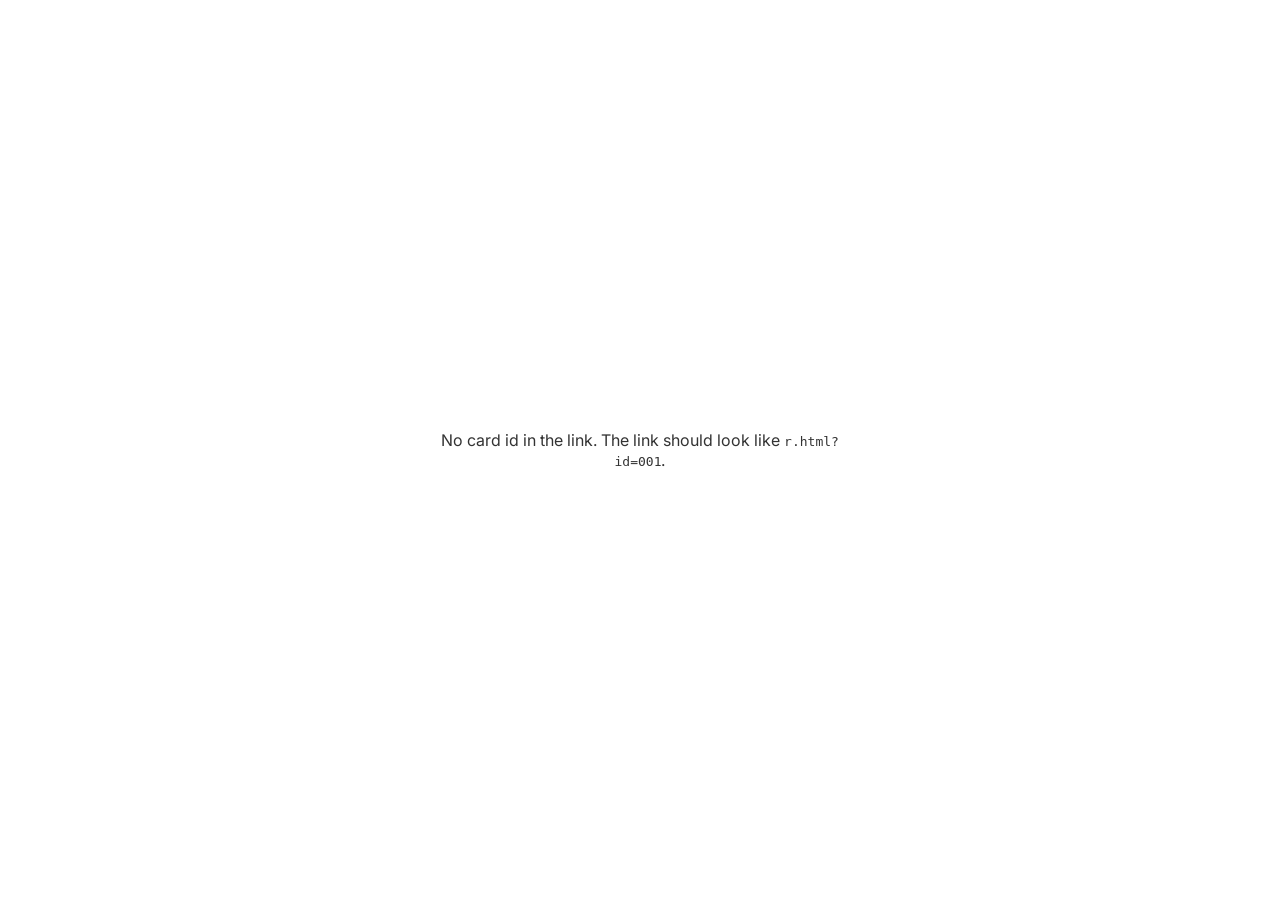
<file: r.html>
<!doctype html>
<html lang="uz">
<head>
  <meta charset="utf-8">
  <meta name="viewport" content="width=device-width, initial-scale=1">
  <meta name="robots" content="noindex">
  <title>Redirecting…</title>
  <link rel="preconnect" href="https://fonts.googleapis.com">
  <link rel="preconnect" href="https://fonts.gstatic.com" crossorigin>
  <link href="https://fonts.googleapis.com/css2?family=Poppins:wght@600;700;800&family=Inter:wght@400;500;600&display=swap" rel="stylesheet">
  <style>
    :root{
      --teal:#0f9d8f;
      --ink:#14171a;
      --ink-2:#1d2126;
      --line:rgba(255,255,255,0.09);
    }
    *{box-sizing:border-box;margin:0;padding:0}
    html,body{height:100%}
    /* Redirect (string card) view — light spinner */
    body{font-family:'Inter',system-ui,-apple-system,sans-serif}
    .wrap{height:100%;display:flex;align-items:center;justify-content:center;flex-direction:column;gap:14px;color:#333;padding:20px;text-align:center}
    .spin{width:34px;height:34px;border:3px solid #ddd;border-top-color:#555;border-radius:50%;animation:s 1s linear infinite}
    @keyframes s{to{transform:rotate(360deg)}}
    a{color:#0a58ca}
    .err{max-width:420px}
    /* Hub (object card) view — dark, matches the approved design */
    body.hub{background:var(--ink);color:#fff;display:flex;align-items:center;justify-content:center;padding:24px;min-height:100vh}
    .card{width:100%;max-width:380px;background:var(--ink-2);border-radius:24px;padding:32px 24px 28px;text-align:center;border:1px solid var(--line)}
    .biz-name{font-family:'Poppins',sans-serif;font-size:20px;font-weight:700;margin-bottom:22px;line-height:1.3}
    .gicon{width:52px;margin:0 auto 6px;display:block}
    .stars{display:flex;justify-content:center;gap:4px;margin-bottom:20px}
    .stars svg{width:14px;height:14px}
    .btn{display:flex;align-items:center;justify-content:center;gap:10px;width:100%;padding:15px;border-radius:14px;font-weight:600;font-size:15px;margin-bottom:10px;text-decoration:none;transition:transform .15s ease;color:#fff}
    .btn:active{transform:scale(.98)}
    .btn-primary{background:var(--teal);color:#062e28;font-size:16px;padding:17px}
    .btn-secondary{background:#262b30;color:#fff;border:1px solid var(--line)}
    .btn svg{width:18px;height:18px;flex:none}
    .grid2{display:grid;grid-template-columns:1fr 1fr;gap:10px}
    .grid2 .btn{margin-bottom:0}
    .staff{display:flex;flex-direction:column;gap:10px;margin-top:12px;text-align:left}
    .staff-member{background:#181c21;border:1px solid var(--line);border-radius:14px;padding:12px}
    .staff-name{font:600 14px/1 Inter,sans-serif;color:#fff;margin-bottom:9px}
    .staff-row{display:grid;grid-template-columns:1fr 1fr;gap:8px}
    .staff-row .btn{margin-bottom:0;padding:12px;font-size:14px}
    .footer{margin-top:20px;font-size:11px;color:rgba(255,255,255,0.4)}
  </style>
</head>
<body>
  <div class="wrap">
    <div class="spin" id="spin"></div>
    <div id="msg">Taking you to the review page…</div>
  </div>
  <script>
    (function () {
      var params = new URLSearchParams(location.search);
      var id = (params.get('id') || '').trim();

      function fail(text) {
        document.body.className = '';
        document.body.innerHTML =
          '<div class="wrap"><div class="err">' + text + '</div></div>';
      }

      // Allow only web links and tel: — never javascript:, data:, etc.
      function safeHref(href) {
        return /^(https?:|tel:)/i.test(String(href == null ? '' : href).trim())
          ? String(href).trim() : null;
      }

      // --- static SVG bits from the approved design ---
      var GOOGLE_ICON =
        '<svg class="gicon" viewBox="0 0 48 48">' +
        '<path fill="#EA4335" d="M24 9.5c3.4 0 6.4 1.2 8.8 3.5l6.6-6.6C35.6 2.5 30.1 0 24 0 14.6 0 6.5 5.4 2.6 13.2l7.7 6C12.2 13.1 17.6 9.5 24 9.5z"/>' +
        '<path fill="#4285F4" d="M46.5 24.5c0-1.6-.1-3.1-.4-4.5H24v9h12.7c-.5 3-2.2 5.5-4.7 7.2l7.3 5.7C43.9 37.6 46.5 31.6 46.5 24.5z"/>' +
        '<path fill="#FBBC05" d="M10.3 19.2c-.6 1.7-.9 3.4-.9 5.3s.3 3.6.9 5.3l-7.7 6C1 32.4 0 28.4 0 24.5s1-7.9 2.6-11.3l7.7 6z"/>' +
        '<path fill="#34A853" d="M24 49c6.1 0 11.6-2 15.4-5.6l-7.3-5.7c-2 1.4-4.7 2.3-8.1 2.3-6.4 0-11.8-3.6-13.7-8.7l-7.7 6C6.5 43.6 14.6 49 24 49z"/>' +
        '</svg>';
      var STAR = '<svg viewBox="0 0 24 24" fill="#f5b400"><path d="M12 2l2.9 6.6 7.1.6-5.4 4.7 1.6 7-6.2-3.8-6.2 3.8 1.6-7-5.4-4.7 7.1-.6z"/></svg>';
      var STARS = '<div class="stars">' + STAR + STAR + STAR + STAR + STAR + '</div>';
      var PRIMARY_ICON = '<svg viewBox="0 0 24 24" fill="none" stroke="#062e28" stroke-width="2.2"><path d="M12 2l2.9 6.6 7.1.6-5.4 4.7 1.6 7-6.2-3.8-6.2 3.8 1.6-7-5.4-4.7 7.1-.6z"/></svg>';

      // key -> [label, icon svg]. Rendered in this order, only when present.
      var SECONDARY = [
        ['instagram', 'Instagram', '<svg viewBox="0 0 24 24" fill="none" stroke="#fff" stroke-width="2"><rect x="2" y="2" width="20" height="20" rx="5"/><circle cx="12" cy="12" r="4"/><circle cx="17.5" cy="6.5" r="1"/></svg>'],
        ['telegram',  'Telegram',  '<svg viewBox="0 0 24 24" fill="none" stroke="#fff" stroke-width="2"><path d="M18 2L3 9l5 2m10-9l-4 16-5-6m9-10L8 11"/></svg>'],
        ['phone',     "Qo'ng'iroq",'<svg viewBox="0 0 24 24" fill="none" stroke="#fff" stroke-width="2"><path d="M22 16.9v3a2 2 0 01-2.2 2 19.8 19.8 0 01-8.6-3.1 19.5 19.5 0 01-6-6 19.8 19.8 0 01-3.1-8.7A2 2 0 014.1 2h3a2 2 0 012 1.7c.1 1 .3 2 .7 3a2 2 0 01-.5 2.1L8 10a16 16 0 006 6l1.2-1.3a2 2 0 012.1-.5c1 .4 2 .6 3 .7a2 2 0 011.7 2z"/></svg>'],
        ['facebook',  'Facebook',  '<svg viewBox="0 0 24 24" fill="none" stroke="#fff" stroke-width="2"><path d="M18 2H6a2 2 0 00-2 2v16a2 2 0 002 2h12a2 2 0 002-2V4a2 2 0 00-2-2z"/><circle cx="12" cy="18" r="1" fill="#fff"/></svg>']
      ];

      function makeBtn(cls, iconSvg, label, href) {
        var h = safeHref(href);
        if (!h) return null;
        var a = document.createElement('a');
        a.className = 'btn ' + cls;
        a.href = h;
        a.rel = 'noopener noreferrer';
        if (!/^tel:/i.test(h)) a.target = '_top';
        a.innerHTML = iconSvg + '<span></span>';
        a.querySelector('span').textContent = label;   // label set safely
        return a;
      }

      // Icons reused for per-staff Call / Instagram buttons.
      var IG_ICON = SECONDARY[0][2];
      var PHONE_ICON = SECONDARY[2][2];

      // Optional per-person contacts (e.g. a barbershop's 3 barbers).
      // h.staff = [{ name, phone, instagram }, ...]. Renders name + Call + Instagram.
      function renderStaff(list) {
        var wrap = document.createElement('div');
        wrap.className = 'staff';
        var any = false;
        list.forEach(function (p) {
          if (!p) return;
          var call = makeBtn('btn-secondary', PHONE_ICON, "Qo'ng'iroq", p.phone);
          var ig = makeBtn('btn-secondary', IG_ICON, 'Instagram', p.instagram);
          if (!call && !ig) return;                 // nothing usable for this person
          var m = document.createElement('div');
          m.className = 'staff-member';
          if (p.name) {
            var nm = document.createElement('div');
            nm.className = 'staff-name';
            nm.textContent = p.name;
            m.appendChild(nm);
          }
          var row = document.createElement('div');
          row.className = 'staff-row';
          if (call) row.appendChild(call);
          if (ig) row.appendChild(ig);
          m.appendChild(row);
          wrap.appendChild(m);
          any = true;
        });
        return any ? wrap : null;
      }

      function renderHub(h) {
        document.title = h.business_name || 'Reviews';

        var card = document.createElement('div');
        card.className = 'card';
        card.innerHTML = '<div class="biz-name"></div>' + GOOGLE_ICON + STARS +
                         '<div class="grid2"></div>' +
                         '<div class="footer">otvizcards.uz · Sizga ham karta kerakmi?</div>';

        var nameEl = card.querySelector('.biz-name');
        if (h.business_name) nameEl.textContent = h.business_name;
        else nameEl.remove();

        var count = 0;
        var primary = makeBtn('btn-primary', PRIMARY_ICON, "Google'da baho qoldiring", h.review_url);
        if (primary) { card.insertBefore(primary, card.querySelector('.grid2')); count++; }

        var grid = card.querySelector('.grid2');
        SECONDARY.forEach(function (s) {
          var b = makeBtn('btn-secondary', s[2], s[1], h[s[0]]);
          if (b) { grid.appendChild(b); count++; }
        });
        if (!grid.children.length) grid.remove();

        // Per-staff contact blocks (barbershop etc.)
        if (Array.isArray(h.staff) && h.staff.length) {
          var st = renderStaff(h.staff);
          if (st) { card.insertBefore(st, card.querySelector('.footer')); count++; }
        }

        if (!count) { fail('Card <b>' + id + '</b> has no valid links yet.'); return; }

        document.body.className = 'hub';
        document.body.innerHTML = '';
        document.body.appendChild(card);
      }

      if (!id) {
        fail('No card id in the link. The link should look like <code>r.html?id=001</code>.');
        return;
      }

      // Cache-bust so a freshly reassigned card resolves immediately.
      fetch('mapping.json?t=' + Date.now(), { cache: 'no-store' })
        .then(function (r) {
          if (!r.ok) throw new Error('mapping ' + r.status);
          return r.json();
        })
        .then(function (map) {
          var cards = map.cards || {};
          var entry = cards[id];

          // Object entry → hub landing page (only "hub" supported for now).
          if (entry && typeof entry === 'object') {
            if (entry.type === 'hub') { renderHub(entry); return; }
            fail('Card <b>' + id + '</b> has an unsupported configuration.');
            return;
          }

          // String entry (or fall back to the default) → direct redirect.
          var fallback = (map.config && map.config.default_destination) || '';
          var dest = (typeof entry === 'string' && entry) ? entry : fallback;
          if (!dest) {
            fail('Card <b>' + id + '</b> is not assigned yet, and no default destination is set.');
            return;
          }
          location.replace(dest);
        })
        .catch(function () {
          fail('Could not load the card list. Please try again in a moment.');
        });
    })();
  </script>
</body>
</html>
</file>
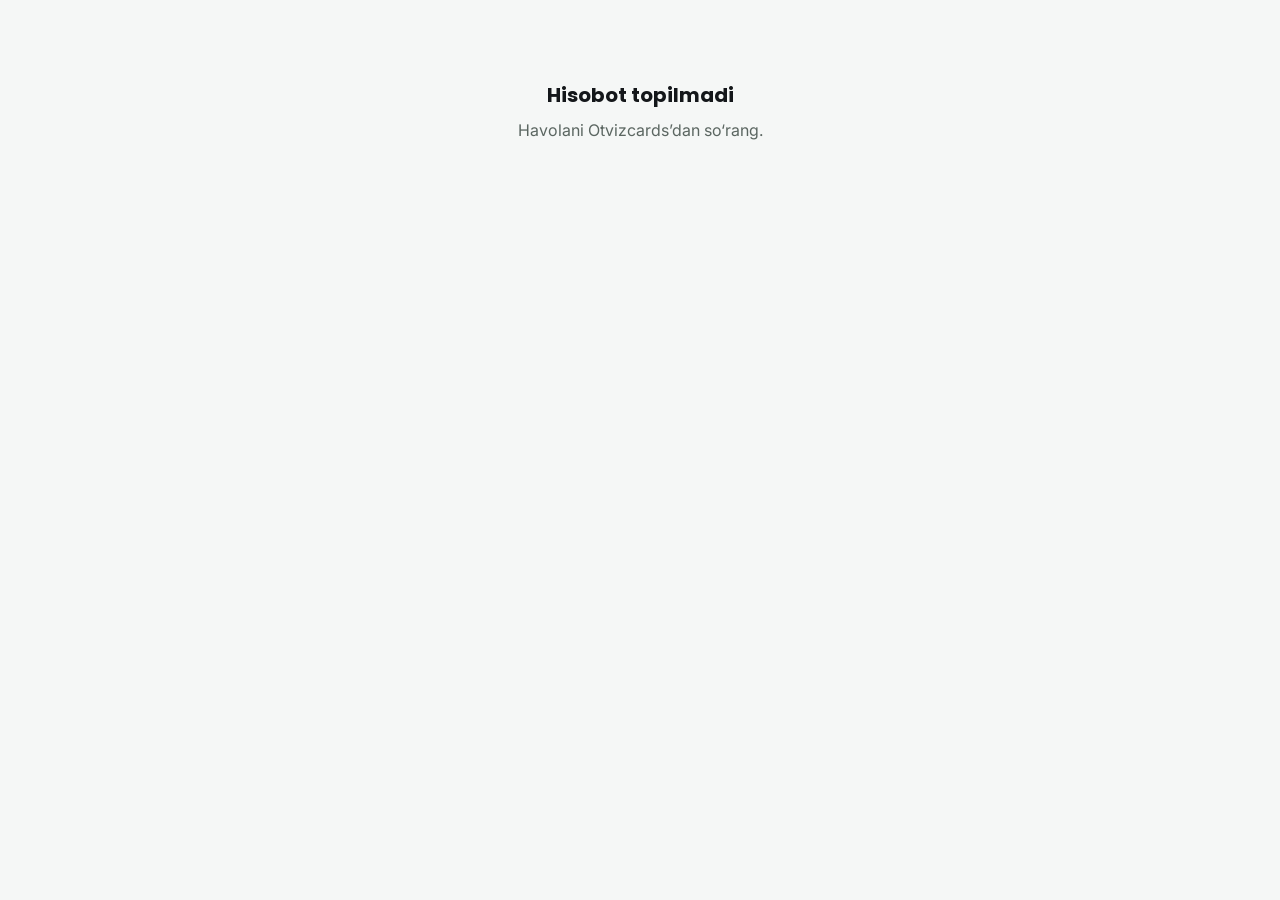
<file: report.html>
<!doctype html>
<html lang="uz">
<head>
<meta charset="utf-8">
<meta name="viewport" content="width=device-width,initial-scale=1">
<meta name="robots" content="noindex,nofollow">
<title>Otvizcards — sharhlar hisoboti</title>
<link href="https://fonts.googleapis.com/css2?family=Poppins:wght@600;700;800&family=Inter:wght@400;500;600&display=swap" rel="stylesheet">
<style>
:root{--teal:#0F9D8F;--deep:#0B7D72;--tint:#E4F5F2;--ink:#14171A;--muted:#5B6661;--muted2:#8A9692;--line:#E3E7E5;--canvas:#F5F7F6;--star:#FBBC04}
*{box-sizing:border-box;margin:0;padding:0}
body{font-family:Inter,system-ui,sans-serif;background:var(--canvas);color:var(--ink);line-height:1.5;-webkit-font-smoothing:antialiased}
.wrap{max-width:720px;margin:0 auto;padding:0 16px}
header{background:var(--ink);color:#fff;padding:18px 0 28px}
.top{display:flex;align-items:center;justify-content:space-between;margin-bottom:24px}
.brand{display:flex;align-items:center;gap:8px;font:700 17px Poppins,sans-serif}
.lang{display:flex;border:1px solid rgba(255,255,255,.25);border-radius:999px;overflow:hidden}
.lang button{background:none;border:0;color:#fff;font:600 12px Inter,sans-serif;padding:6px 11px;cursor:pointer;opacity:.6}
.lang button.on{background:var(--teal);opacity:1}
.eyebrow{font:600 12px Inter,sans-serif;letter-spacing:1px;text-transform:uppercase;color:#7fe0d5}
h1{font:800 28px/1.2 Poppins,sans-serif;letter-spacing:-.6px;margin:4px 0 6px}
.period{font:400 13px Inter,sans-serif;color:rgba(255,255,255,.6)}
.hero{background:linear-gradient(135deg,var(--teal),#0a6f66);color:#fff;border-radius:18px;padding:26px;margin-top:16px;text-align:center}
.hero .big{font:800 72px/1 Poppins,sans-serif;letter-spacing:-2px}
.hero .cap{font:600 16px Inter,sans-serif;opacity:.95;margin-top:6px}
.three{display:grid;grid-template-columns:repeat(3,1fr);gap:10px;margin-top:10px}
.tile{background:#fff;border:1px solid var(--line);border-radius:14px;padding:16px;text-align:center}
.tile .k{font:600 10.5px/1.2 Inter,sans-serif;letter-spacing:.7px;text-transform:uppercase;color:var(--muted2);margin-bottom:8px}
.tile .v{font:800 30px/1 Poppins,sans-serif;letter-spacing:-.8px}
.tile .v .st{color:var(--star);font-size:22px}
.card{background:#fff;border:1px solid var(--line);border-radius:14px;margin-top:10px;padding:18px}
.card h2{font:700 15px Poppins,sans-serif;margin-bottom:10px}
.card p{font:400 14px/1.6 Inter,sans-serif;color:var(--muted)}
.card p b{color:var(--ink)}
svg text{font:500 10.5px Inter,sans-serif;fill:#8A9692}
.guar{display:flex;gap:12px;align-items:center}
.dot{flex:none;width:44px;height:44px;border-radius:50%;display:grid;place-items:center;font:800 18px Poppins,sans-serif}
.dot.ok{background:var(--tint);color:var(--deep)}.dot.go{background:#FDF3DE;color:#96690A}
.cta{display:block;text-align:center;background:var(--ink);color:#fff;border-radius:12px;padding:14px;font:600 14px Inter,sans-serif;text-decoration:none;margin:14px 0 10px}
.foot{text-align:center;font:400 12px Inter,sans-serif;color:var(--muted2);padding-bottom:28px}
.nope{max-width:420px;margin:80px auto;text-align:center;padding:0 20px;color:var(--muted)}
.nope b{display:block;font:700 20px Poppins,sans-serif;color:var(--ink);margin-bottom:8px}
body.ru [lang=uz],body:not(.ru) [lang=ru]{display:none!important}
@media print{header{-webkit-print-color-adjust:exact;print-color-adjust:exact}.cta,.lang{display:none}}
</style>
</head>
<body>
<div id="app"></div>
<script src="tracking/sales.js"></script>
<script>
(function(){
  var S = OtvizSales, esc = S.esc;
  var lang = 'uz'; try { lang = localStorage.getItem('lang') || ((navigator.language||'').slice(0,2)==='ru'?'ru':'uz'); } catch(e){}
  var id = new URLSearchParams(location.search).get('id') || '';
  function t(uz, ru){ return '<span lang="uz">'+uz+'</span><span lang="ru">'+ru+'</span>'; }
  function setLang(l){
    lang = l; document.body.classList.toggle('ru', l==='ru'); document.documentElement.lang = l;
    document.querySelectorAll('.lang button').forEach(function(b){ b.classList.toggle('on', b.dataset.l===l); });
    try { localStorage.setItem('lang', l); } catch(e){}
  }
  function days(a, b){ return Math.round((Date.parse(b) - Date.parse(a)) / 864e5); }

  function chart(snaps){
    if(snaps.length < 2) return '';
    var W = 660, H = 190, L = 34, R = 12, T = 12, B = 26;
    var t0 = Date.parse(snaps[0].date), t1 = Date.parse(snaps[snaps.length-1].date) || t0 + 1;
    var lo = Math.min.apply(null, snaps.map(function(s){return s.review_count;})), hi = Math.max.apply(null, snaps.map(function(s){return s.review_count;}));
    if(hi === lo) hi = lo + 1;
    var X = function(d){ return L + (Date.parse(d) - t0) / Math.max(1, t1 - t0) * (W - L - R); };
    var Y = function(v){ return T + (1 - (v - lo) / (hi - lo)) * (H - T - B); };
    var pts = snaps.map(function(s){ return X(s.date).toFixed(1)+','+Y(s.review_count).toFixed(1); });
    var last = snaps[snaps.length-1];
    return '<svg viewBox="0 0 '+W+' '+H+'" width="100%" role="img" aria-label="Reviews over time">'+
      '<line x1="'+L+'" x2="'+(W-R)+'" y1="'+Y(lo)+'" y2="'+Y(lo)+'" stroke="#E3E7E5"/><line x1="'+L+'" x2="'+(W-R)+'" y1="'+Y(hi)+'" y2="'+Y(hi)+'" stroke="#E3E7E5"/>'+
      '<text x="'+(L-6)+'" y="'+(Y(lo)+4)+'" text-anchor="end">'+lo+'</text><text x="'+(L-6)+'" y="'+(Y(hi)+4)+'" text-anchor="end">'+hi+'</text>'+
      '<polygon points="'+L+','+Y(lo)+' '+pts.join(' ')+' '+X(last.date).toFixed(1)+','+Y(lo)+'" fill="#0F9D8F" opacity=".1"/>'+
      '<polyline points="'+pts.join(' ')+'" fill="none" stroke="#0F9D8F" stroke-width="2.5" stroke-linejoin="round" stroke-linecap="round"/>'+
      '<circle cx="'+X(last.date)+'" cy="'+Y(last.review_count)+'" r="4.5" fill="#0F9D8F" stroke="#fff" stroke-width="2"/>'+
      '<text x="'+L+'" y="'+(H-6)+'">'+esc(snaps[0].date)+'</text><text x="'+(W-R)+'" y="'+(H-6)+'" text-anchor="end">'+esc(last.date)+'</text></svg>';
  }

  S.loadAll().then(function(d){
    var app = document.getElementById('app');
    var biz = d.businesses.find(function(b){ return b.card_id === id; });
    var st = S.stats(d.history, id);
    if(!id || (!biz && !st.snaps.length)){
      app.innerHTML = '<div class="nope"><b>'+t('Hisobot topilmadi','Отчёт не найден')+'</b>'+t('Havolani Otvizcards’dan so‘rang.','Запросите ссылку у Otvizcards.')+'</div>';
      setLang(lang); return;
    }
    var name = (biz && biz.name) || (st.snaps[0] && st.snaps[0].business_name) || '';
    var has = st.snaps.length > 0, n = has ? days(st.firstDate, st.lastDate) : 0;
    var goal = 10, reached = st.growth >= goal, in30 = n <= 30;
    var perWeek = n >= 7 ? (st.growth / n * 7) : null;

    var body = !has
      ? '<div class="card"><h2>'+t('Kuzatuv boshlandi','Отслеживание запущено')+'</h2><p>'+t('Birinchi raqamlar ertaga paydo bo‘ladi. Sharhlar soni har kuni avtomatik yangilanadi.','Первые цифры появятся завтра. Число отзывов обновляется автоматически каждый день.')+'</p></div>'
      : '<div class="hero"><div class="big">'+(st.growth>=0?'+':'')+st.growth+'</div><div class="cap">'+t('yangi Google sharh, '+n+' kunda','новых отзывов в Google за '+n+' дн.')+'</div></div>'+
        '<div class="three">'+
          '<div class="tile"><div class="k">'+t('Oldin','Было')+'</div><div class="v">'+st.before+'</div></div>'+
          '<div class="tile"><div class="k">'+t('Hozir','Сейчас')+'</div><div class="v">'+st.after+'</div></div>'+
          '<div class="tile"><div class="k">'+t('Reyting','Рейтинг')+'</div><div class="v">'+(st.rating!=null?st.rating.toFixed(1)+' <span class="st">★</span>':'—')+'</div></div>'+
        '</div>'+
        (st.snaps.length>1?'<div class="card"><h2>'+t('Sharhlar soni','Число отзывов')+'</h2>'+chart(st.snaps)+
          (perWeek!=null?'<p style="margin-top:8px">'+t('O‘rtacha haftasiga <b>'+perWeek.toFixed(1)+'</b> ta yangi sharh.','В среднем <b>'+perWeek.toFixed(1)+'</b> новых отзывов в неделю.')+'</p>':'')+'</div>':'')+
        '<div class="card"><div class="guar"><div class="dot '+(reached?'ok':'go')+'">'+(reached?'✓':Math.max(0,goal-st.growth))+'</div><p>'+
          (reached
            ? t('<b>Kafolat bajarildi:</b> 10 ta yangi sharh yig‘ildi.','<b>Гарантия выполнена:</b> собрано 10 новых отзывов.')
            : (in30
              ? t('<b>Kafolatgacha '+(goal-st.growth)+' ta sharh qoldi.</b> Karta kassada tursin va xodim har bir mijozga bitta jumlani aytsin.','<b>До гарантии осталось '+(goal-st.growth)+' отзывов.</b> Пусть карта стоит на кассе, а сотрудник говорит фразу каждому клиенту.')
              : t('<b>Sharhlar sekin o‘syapti.</b> Yozing, kartaning joyi va xodimlar jumlasini birga ko‘rib chiqamiz.','<b>Отзывы растут медленно.</b> Напишите нам, вместе проверим место карты и фразу сотрудников.')))+
        '</p></div></div>';

    app.innerHTML =
      '<header><div class="wrap"><div class="top"><div class="brand">'+
        '<svg width="22" height="22" viewBox="0 0 100 100"><path fill="#0f9d8f" fill-rule="evenodd" d="M50 4l13.5 29.6 32.4 3.6-24.1 21.9 6.8 31.9L50 74.6 21.4 91l6.8-31.9L4.1 37.2l32.4-3.6zM50 38a12 12 0 100 24 12 12 0 000-24z"/></svg>Otvizcards</div>'+
        '<div class="lang"><button data-l="uz">UZ</button><button data-l="ru">RU</button></div></div>'+
        '<div class="eyebrow">'+t('Google sharhlar hisoboti','Отчёт по отзывам в Google')+'</div><h1>'+esc(name)+'</h1>'+
        (has?'<div class="period">'+esc(st.firstDate)+' → '+esc(st.lastDate)+'</div>':'')+'</div></header>'+
      '<div class="wrap">'+body+
        '<a class="cta" href="https://ig.me/m/otvizcards.uz">'+t('Ikkinchi kassa yoki filial uchun karta: $12','Карта для второй кассы или филиала: $12')+'</a>'+
        '<div class="foot">otvizcards.uz · '+t('raqamlar Google’dan har kuni olinadi','цифры берутся из Google каждый день')+'</div>'+
      '</div>';
    document.querySelectorAll('.lang button').forEach(function(b){ b.onclick = function(){ setLang(b.dataset.l); }; });
    setLang(lang);
  });
})();
</script>
</body>
</html>
</file>
